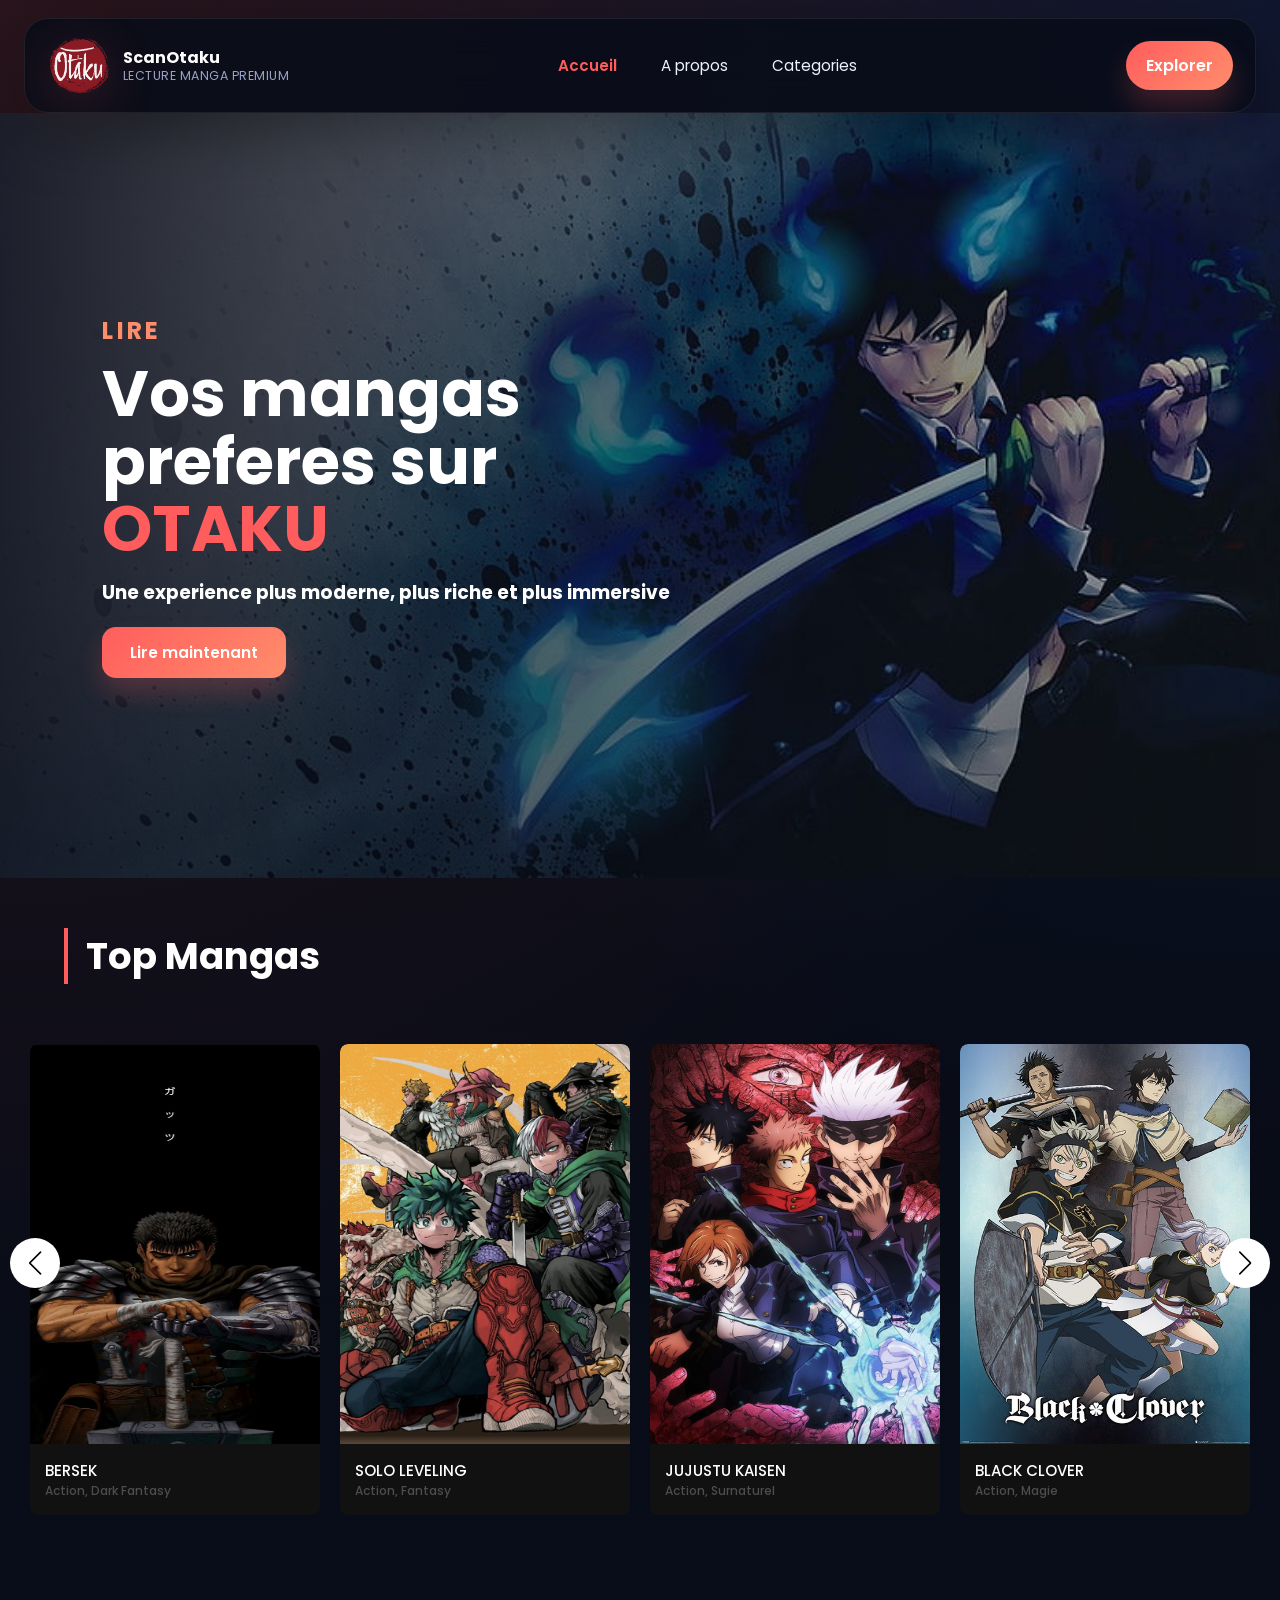
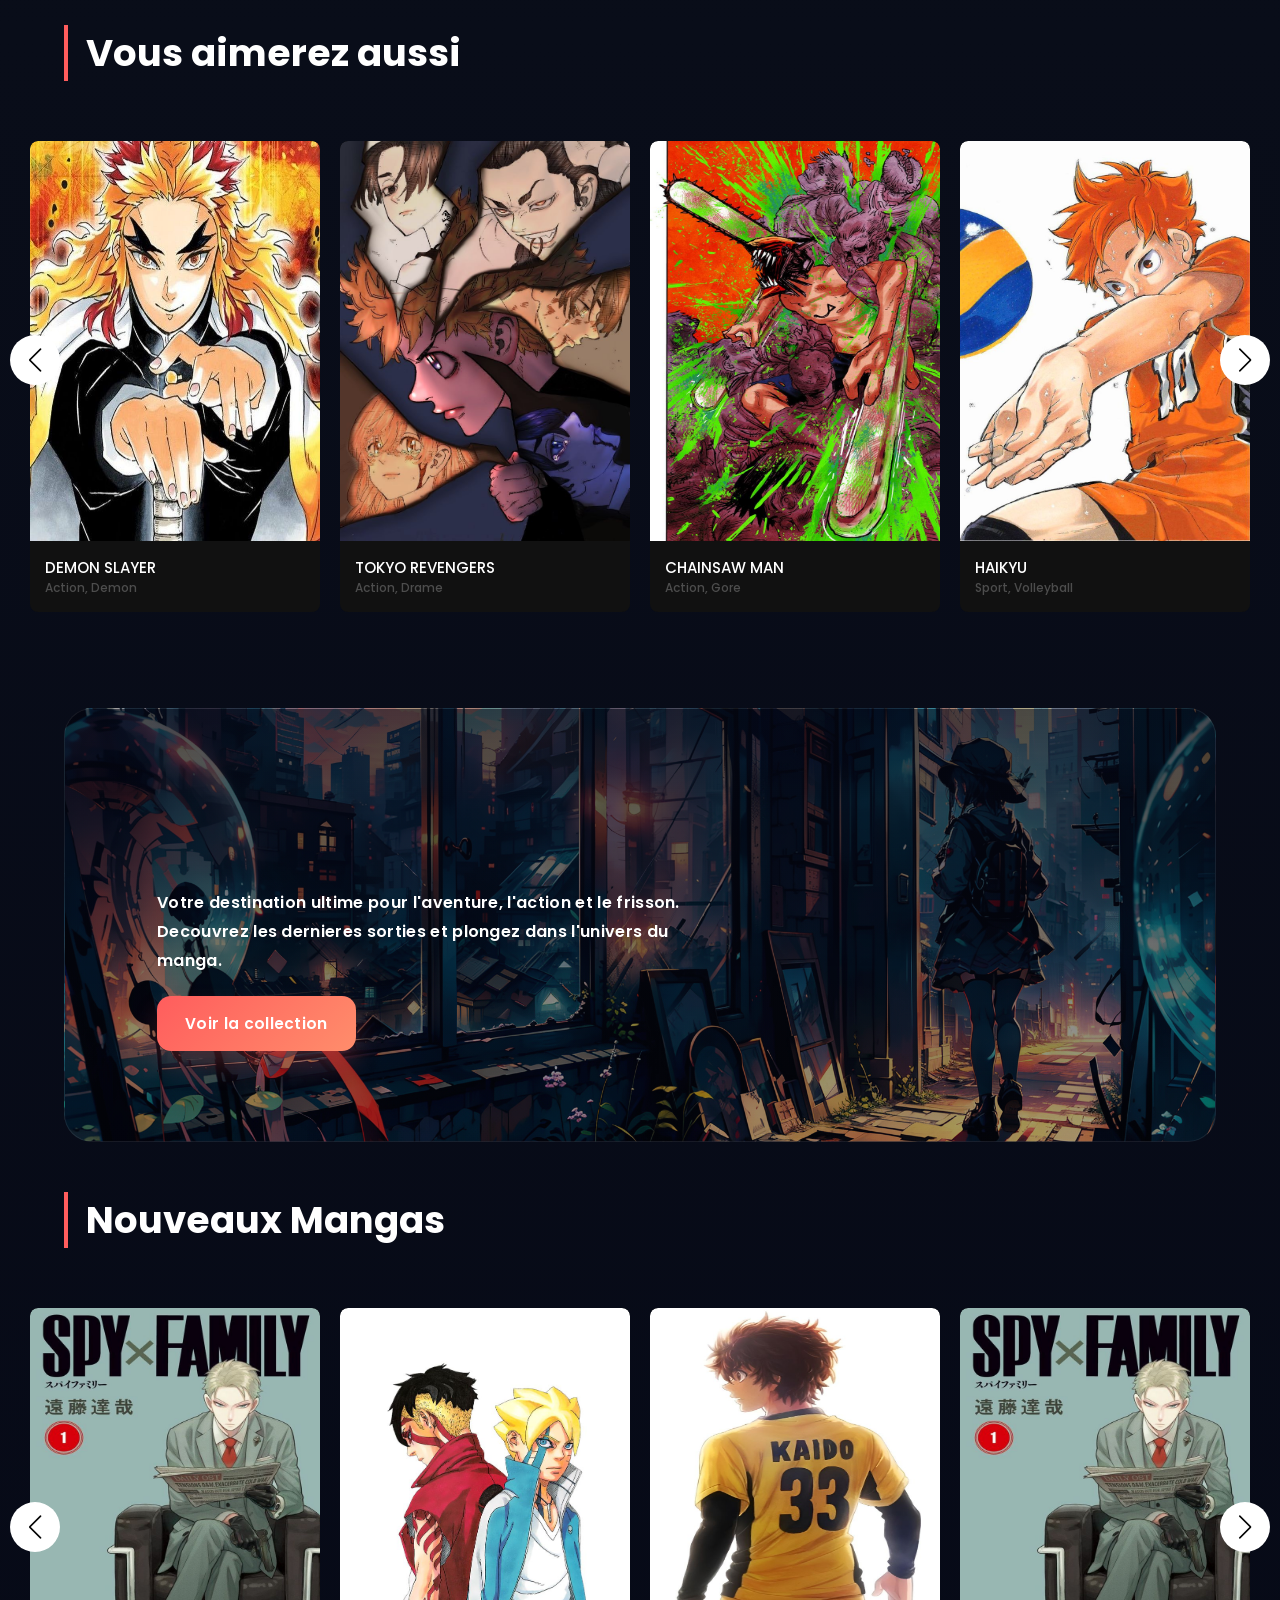
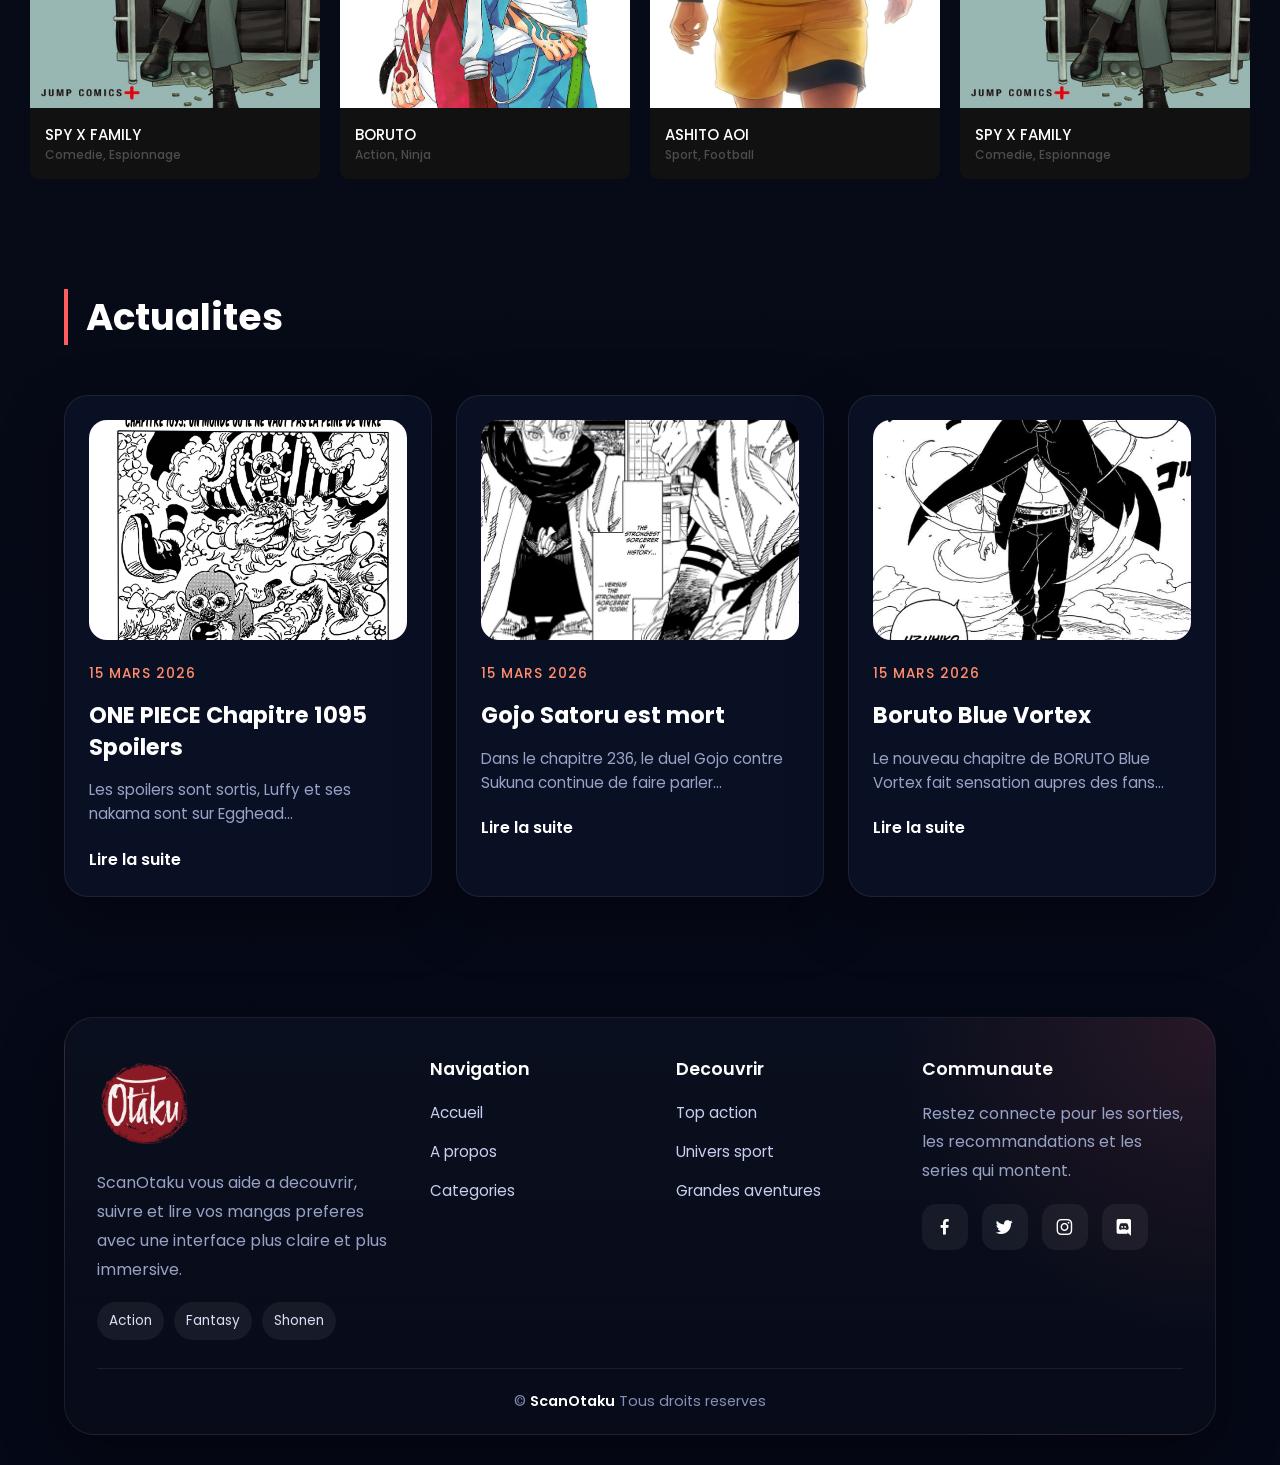
<file: index.html>
<!DOCTYPE html>
<html lang="fr">
<head>
    <meta charset="UTF-8">
    <link rel="preconnect" href="https://fonts.googleapis.com">
    <link rel="preconnect" href="https://fonts.gstatic.com" crossorigin>
    <link href="https://fonts.googleapis.com/css2?family=Montserrat:ital,wght@0,300;0,400;0,500;0,600;1,800&family=Poppins:ital,wght@0,300;1,600&display=swap" rel="stylesheet">
    <meta name="viewport" content="width=device-width, initial-scale=1.0">
    <link rel="stylesheet" href="style.css">
    <link rel="stylesheet" href="https://unpkg.com/boxicons@2.1.4/css/boxicons.min.css">
    <link rel="stylesheet" href="css/swiper-bundle.min.css">
    <link rel="stylesheet" href="css/style.css">
    <title>ScanOtaku</title>
</head>
<body>
    <header>
        <nav>
            <a href="index.html" class="brand">
                <div class="logo"><img src="image/img/png-transparent-otaku-otaku-logo-anime-beach-vapor-lg-text-manga-cartoon-removebg-preview.png" alt="ScanOtaku"></div>
                <div class="brand-copy">
                    <strong>ScanOtaku</strong>
                    <span>Lecture manga premium</span>
                </div>
            </a>
            <div class="menu-toggle" onclick="toggleMenu()"><i class='bx bx-menu'></i></div>
            <div class="navbar">
                <ul>
                    <li><a href="index.html" class="active">Accueil</a></li>
                    <li><a href="about.html">A propos</a></li>
                    <li><a href="categorie.html">Categories</a>
                        <ul class="dropdown">
                            <li><a href="categorie.html#action">Action</a></li>
                            <li><a href="categorie.html#sport">Sport</a></li>
                            <li><a href="categorie.html#aventure">Aventure</a></li>
                        </ul>
                    </li>
                </ul>
            </div>
            <a href="categorie.html" class="nav-cta">Explorer</a>
        </nav>
    </header>

    <section class="home" id="home">
        <div class="home-text">
            <h2>Lire</h2>
            <h1>Vos mangas preferes sur <span>OTAKU</span></h1>
            <h3>Une experience plus moderne, plus riche et plus immersive</h3>
            <a href="categorie.html" class="btn">Lire maintenant</a>
        </div>
    </section>

    <div class="text-top"><h2>Top Mangas</h2></div>
    <section class="top-manga">
        <div class="container swiper">
            <div class="slide-container">
              <div class="card-wrapper swiper-wrapper">
                <div class="card swiper-slide">
                  <a href="detail.html?title=BERSEK&img=images/top%20manga/45a3222a-cad6-4c86-a3e8-ad057133c575.jpeg&author=Kentaro%20Miura&cat=Action,%20Seinen&rating=4.9&desc=Guts%20cherche%20vengeance%20dans%20un%20monde%20de%20dark%20fantasy%20impitoyable.">
                    <div class="image-box">
                      <img src="images/top manga/45a3222a-cad6-4c86-a3e8-ad057133c575.jpeg" alt="Bersek" />
                    </div>
                    <div class="profile-details">
                      <div class="name-job">
                        <h3 class="name">BERSEK</h3>
                        <h4 class="job">Action, Dark Fantasy</h4>
                      </div>
                    </div>
                  </a>
                </div>
                <div class="card swiper-slide">
                  <a href="detail.html?title=SOLO%20LEVELING&img=images/top%20manga/fac13c29-80b3-4541-87a2-ecd03db05f73.jpeg&author=Chugong&cat=Action,%20Fantasy&rating=4.9&desc=Le%20plus%20faible%20chasseur%20de%20l'humanite%20decouvre%20un%20systeme%20mysterieux%20qui%20lui%20permet%20de%20monter%20en%20niveau%20sans%20limite.">
                    <div class="image-box">
                      <img src="images/top manga/fac13c29-80b3-4541-87a2-ecd03db05f73.jpeg" alt="Solo Leveling" />
                    </div>
                    <div class="profile-details">
                      <div class="name-job">
                        <h3 class="name">SOLO LEVELING</h3>
                        <h4 class="job">Action, Fantasy</h4>
                      </div>
                    </div>
                  </a>
                </div>
                <div class="card swiper-slide">
                  <a href="detail.html?title=JUJUSTU%20KAISEN&img=images/top%20manga/aadf179d-0feb-40df-bc74-44448f81b225.jpeg&author=Gege%20Akutami&cat=Action,%20Surnaturel&rating=4.8&desc=Un%20lyceen%20avale%20un%20doigt%20maudit%20et%20devient%20l'hote%20d'un%20fleau%20puissant.">
                    <div class="image-box">
                      <img src="images/top manga/aadf179d-0feb-40df-bc74-44448f81b225.jpeg" alt="Jujutsu Kaisen" />
                    </div>
                    <div class="profile-details">
                      <div class="name-job">
                        <h3 class="name">JUJUSTU KAISEN</h3>
                        <h4 class="job">Action, Surnaturel</h4>
                      </div>
                    </div>
                  </a>
                </div>
                <div class="card swiper-slide">
                  <a href="detail.html?title=BLACK%20CLOVER&img=images/you%20like%20this%20also/Black%20Clover%20Magic%20Poster%2061x91_5cm.jpeg&author=Yuki%20Tabata&cat=Action,%20Magie&rating=4.7&desc=Asta,%20un%20jeune%20sans%20magie%20dans%20un%20monde%20ou%20elle%20est%20tout,%20reve%20de%20devenir%20l'Empereur-Mage.">
                    <div class="image-box">
                      <img src="images/you like this also/Black Clover Magic Poster 61x91_5cm.jpeg" alt="Black Clover" />
                    </div>
                    <div class="profile-details">
                      <div class="name-job">
                        <h3 class="name">BLACK CLOVER</h3>
                        <h4 class="job">Action, Magie</h4>
                      </div>
                    </div>
                  </a>
                </div>
                <div class="card swiper-slide">
                  <a href="detail.html?title=ONE%20PIECE&img=images/top%20manga/5813e3e1-43fe-43a0-ada2-8563aa69df7c.jpeg&author=Eiichiro%20Oda&cat=Action,%20Aventure&rating=5.0&desc=Luffy%20et%20son%20equipage%20partent%20en%20quete%20du%20tresor%20ultime,%20le%20One%20Piece.">
                    <div class="image-box">
                      <img src="images/top manga/5813e3e1-43fe-43a0-ada2-8563aa69df7c.jpeg" alt="One Piece" />
                    </div>
                    <div class="profile-details">
                      <div class="name-job">
                        <h3 class="name">ONE PIECE</h3>
                        <h4 class="job">Action, Aventure</h4>
                      </div>
                    </div>
                  </a>
                </div>
                <div class="card swiper-slide">
                  <a href="detail.html?title=BLUE%20LOCK&img=images/top%20manga/Blue%20Lock%20-%20vol%206.jpeg&author=Muneyuki%20Kaneshiro&cat=Sport,%20Football&rating=4.8&desc=300%20attaquants%20lyceens%20sont%20reunis%20dans%20un%20centre%20de%20formation%20pour%20creer%20le%20meilleur%20buteur%20du%20monde.">
                    <div class="image-box">
                      <img src="images/top manga/Blue Lock - vol 6.jpeg" alt="Blue Lock" />
                    </div>
                    <div class="profile-details">
                      <div class="name-job">
                        <h3 class="name">BLUE LOCK</h3>
                        <h4 class="job">Sport, Football</h4>
                      </div>
                    </div>
                  </a>
                </div>
              </div>
            </div>
            <div class="swiper-button-next swiper-navBtn"></div>
            <div class="swiper-button-prev swiper-navBtn"></div>
            <div class="swiper-pagination"></div>
        </div>
    </section>

    <div class="text-top"><h2>Vous aimerez aussi</h2></div>
    <section class="top-manga">
        <div class="container swiper">
            <div class="slide-container">
              <div class="card-wrapper swiper-wrapper">
                <div class="card swiper-slide">
                  <a href="detail.html?title=DEMON%20SLAYER&img=images/you%20like%20this%20also/Kyojuro%20Rengoku.jpeg&author=Koyoharu%20Gotouge&cat=Action,%20Demon&rating=4.8&desc=Tanjiro%20se%20bat%20pour%20transformer%20sa%20soeur%20en%20humaine%20et%20venger%20sa%20famille.">
                    <div class="image-box">
                      <img src="images/you like this also/Kyojuro Rengoku.jpeg" alt="Demon Slayer" />
                    </div>
                    <div class="profile-details">
                      <div class="name-job">
                        <h3 class="name">DEMON SLAYER</h3>
                        <h4 class="job">Action, Demon</h4>
                      </div>
                    </div>
                  </a>
                </div>
                <div class="card swiper-slide">
                  <a href="detail.html?title=TOKYO%20REVENGERS&img=images/new%20arrivals/takemichi%20hanagaki.jpeg&author=Ken%20Wakui&cat=Action,%20Drame&rating=4.6&desc=Takemichi%20remonte%20le%20temps%20pour%20sauver%20son%20amie%20d'enfance%20du%20clan%20Tokyo%20Manji.">
                    <div class="image-box">
                      <img src="images/new arrivals/takemichi hanagaki.jpeg" alt="Tokyo Revengers" />
                    </div>
                    <div class="profile-details">
                      <div class="name-job">
                        <h3 class="name">TOKYO REVENGERS</h3>
                        <h4 class="job">Action, Drame</h4>
                      </div>
                    </div>
                  </a>
                </div>
                <div class="card swiper-slide">
                  <a href="detail.html?title=CHAINSAW%20MAN&img=images/you%20like%20this%20also/6686ffc7-d9b0-4fa2-8cec-6d6727ea1a23.jpeg&author=Tatsuki%20Fujimoto&cat=Action,%20Gore&rating=4.7&desc=Denji%20fusionne%20avec%20son%20chien-demon%20Pochita%20pour%20devenir%20un%20chasseur%20de%20demons%20impitoyable.">
                    <div class="image-box">
                      <img src="images/you like this also/6686ffc7-d9b0-4fa2-8cec-6d6727ea1a23.jpeg" alt="Chainsaw Man" />
                    </div>
                    <div class="profile-details">
                      <div class="name-job">
                        <h3 class="name">CHAINSAW MAN</h3>
                        <h4 class="job">Action, Gore</h4>
                      </div>
                    </div>
                  </a>
                </div>
                <div class="card swiper-slide">
                  <a href="detail.html?title=HAIKYU&img=images/you%20like%20this%20also/15c8d4d5-fabf-4b77-af4c-b58b8bef44dd.jpeg&author=Haruichi%20Furudate&cat=Sport,%20Volleyball&rating=4.9&desc=Une%20equipe%20de%20volleyball%20lyceenne%20visant%20le%20sommet%20malgre%20leur%20petite%20taille.">
                    <div class="image-box">
                      <img src="images/you like this also/15c8d4d5-fabf-4b77-af4c-b58b8bef44dd.jpeg" alt="Haikyu" />
                    </div>
                    <div class="profile-details">
                      <div class="name-job">
                        <h3 class="name">HAIKYU</h3>
                        <h4 class="job">Sport, Volleyball</h4>
                      </div>
                    </div>
                  </a>
                </div>
              </div>
            </div>
            <div class="swiper-button-next swiper-navBtn"></div>
            <div class="swiper-button-prev swiper-navBtn"></div>
            <div class="swiper-pagination"></div>
        </div>
    </section>

    <section class="annonce">
        <div class="text-annonce">
            <p>Votre destination ultime pour l'aventure, l'action et le frisson.</p>
            <p>Decouvrez les dernieres sorties et plongez dans l'univers du manga.</p>
            <p class="btn"><a href="categorie.html">Voir la collection</a></p>
        </div>
    </section>

    <div class="text-top"><h2>Nouveaux Mangas</h2></div>
    <section class="top-manga">
        <div class="container swiper">
            <div class="slide-container">
              <div class="card-wrapper swiper-wrapper">
                <div class="card swiper-slide">
                  <a href="detail.html?title=SPY%20X%20FAMILY&img=images/new%20arrivals/Recommended%20Manga%20to%20Read_%20SPY%20x%20FAMILY%20manga.jpeg&author=Tatsuya%20Endo&cat=Comedie,%20Espionnage&rating=4.8&desc=Un%20espion,%20une%20tueuse%20a%20gages%20et%20une%20telepathe%20forment%20une%20famille%20pour%20remplir%20une%20mission%20secrete.">
                    <div class="image-box">
                      <img src="images/new arrivals/Recommended Manga to Read_ SPY x FAMILY manga.jpeg" alt="Spy x Family" />
                    </div>
                    <div class="profile-details">
                      <div class="name-job">
                        <h3 class="name">SPY X FAMILY</h3>
                        <h4 class="job">Comedie, Espionnage</h4>
                      </div>
                    </div>
                  </a>
                </div>
                <div class="card swiper-slide">
                  <a href="detail.html?title=BORUTO&img=images/new%20arrivals/Boruto%20%26%20Kawaki%20[Clean_Transparent].jpeg&author=Masashi%20Kishimoto&cat=Action,%20Ninja&rating=4.5&desc=La%20nouvelle%20generation%20de%20ninjas%20affronte%20de%20nouvelles%20menaces%20technologiques%20et%20divines.">
                    <div class="image-box">
                      <img src="images/new arrivals/Boruto & Kawaki [Clean_Transparent].jpeg" alt="Boruto" />
                    </div>
                    <div class="profile-details">
                      <div class="name-job">
                        <h3 class="name">BORUTO</h3>
                        <h4 class="job">Action, Ninja</h4>
                      </div>
                    </div>
                  </a>
                </div>
                <div class="card swiper-slide">
                  <a href="detail.html?title=ASHITO%20AOI&img=images/new%20arrivals/Ashito%20Aoi.jpeg&author=Yugo%20Kobayashi&cat=Sport,%20Football&rating=4.7&desc=Un%20jeune%20joueur%20de%20football%20talentueux%20mais%20brut%20integre%20une%20academie%20de%20prestige.">
                    <div class="image-box">
                      <img src="images/new arrivals/Ashito Aoi.jpeg" alt="Ao Ashi" />
                    </div>
                    <div class="profile-details">
                      <div class="name-job">
                        <h3 class="name">ASHITO AOI</h3>
                        <h4 class="job">Sport, Football</h4>
                      </div>
                    </div>
                  </a>
                </div>
              </div>
            </div>
            <div class="swiper-button-next swiper-navBtn"></div>
            <div class="swiper-button-prev swiper-navBtn"></div>
            <div class="swiper-pagination"></div>
        </div>
    </section>

    <div class="text-top" id="news-section"><h2>Actualites</h2></div>
    <section class="blog-container">
      <div class="blog">
          <article class="text-blog">
              <img src="news/00.jpg" alt="Image 1">
              <span>15 Mars 2026</span>
              <h2>ONE PIECE Chapitre 1095 Spoilers</h2>
              <p>Les spoilers sont sortis, Luffy et ses nakama sont sur Egghead...</p>
              <a href="news.html?article=one-piece-1095">Lire la suite</a>
          </article>
          <article class="text-blog">
              <img src="news/people-who-think-gojo-vs-sukuna-is-not-the-best-fight-in-v0-w9rif0m2hofb1.webp" alt="Image 2">
              <span>15 Mars 2026</span>
              <h2>Gojo Satoru est mort</h2>
              <p>Dans le chapitre 236, le duel Gojo contre Sukuna continue de faire parler...</p>
              <a href="news.html?article=gojo-sukuna">Lire la suite</a>
          </article>
          <article class="text-blog">
              <img src="news/boruto-6.webp" alt="Image 3">
              <span>15 Mars 2026</span>
              <h2>Boruto Blue Vortex</h2>
              <p>Le nouveau chapitre de BORUTO Blue Vortex fait sensation aupres des fans...</p>
              <a href="news.html?article=boruto-blue-vortex">Lire la suite</a>
          </article>
      </div>
    </section>

    <footer class="footer">
        <div class="footer-content">
            <div class="footer-logo">
                <img src="image/img/png-transparent-otaku-otaku-logo-anime-beach-vapor-lg-text-manga-cartoon-removebg-preview.png" alt="Logo">
                <p>ScanOtaku vous aide a decouvrir, suivre et lire vos mangas preferes avec une interface plus claire et plus immersive.</p>
                <div class="footer-pills">
                    <span>Action</span>
                    <span>Fantasy</span>
                    <span>Shonen</span>
                </div>
            </div>
            <div class="footer-links">
                <h3>Navigation</h3>
                <ul>
                    <li><a href="index.html">Accueil</a></li>
                    <li><a href="about.html">A propos</a></li>
                    <li><a href="categorie.html">Categories</a></li>
                </ul>
            </div>
            <div class="footer-links">
                <h3>Decouvrir</h3>
                <ul>
                    <li><a href="categorie.html#action">Top action</a></li>
                    <li><a href="categorie.html#sport">Univers sport</a></li>
                    <li><a href="categorie.html#aventure">Grandes aventures</a></li>
                </ul>
            </div>
            <div class="footer-social">
                <h3>Communaute</h3>
                <p>Restez connecte pour les sorties, les recommandations et les series qui montent.</p>
                <div class="social-icons">
                    <a href="#"><i class='bx bxl-facebook'></i></a>
                    <a href="#"><i class='bx bxl-twitter'></i></a>
                    <a href="#"><i class='bx bxl-instagram'></i></a>
                    <a href="#"><i class='bx bxl-discord'></i></a>
                </div>
            </div>
        </div>
        <div class="copyright">&copy; <span>ScanOtaku</span> Tous droits reserves</div>
    </footer>

    <script src="js/swiper-bundle.min.js"></script>
    <script src="js/script.js"></script>
    <script>
      function toggleMenu() {
          var navbar = document.querySelector('.navbar');
          navbar.classList.toggle('active');
      }
    </script>
</body>
</html>
</file>
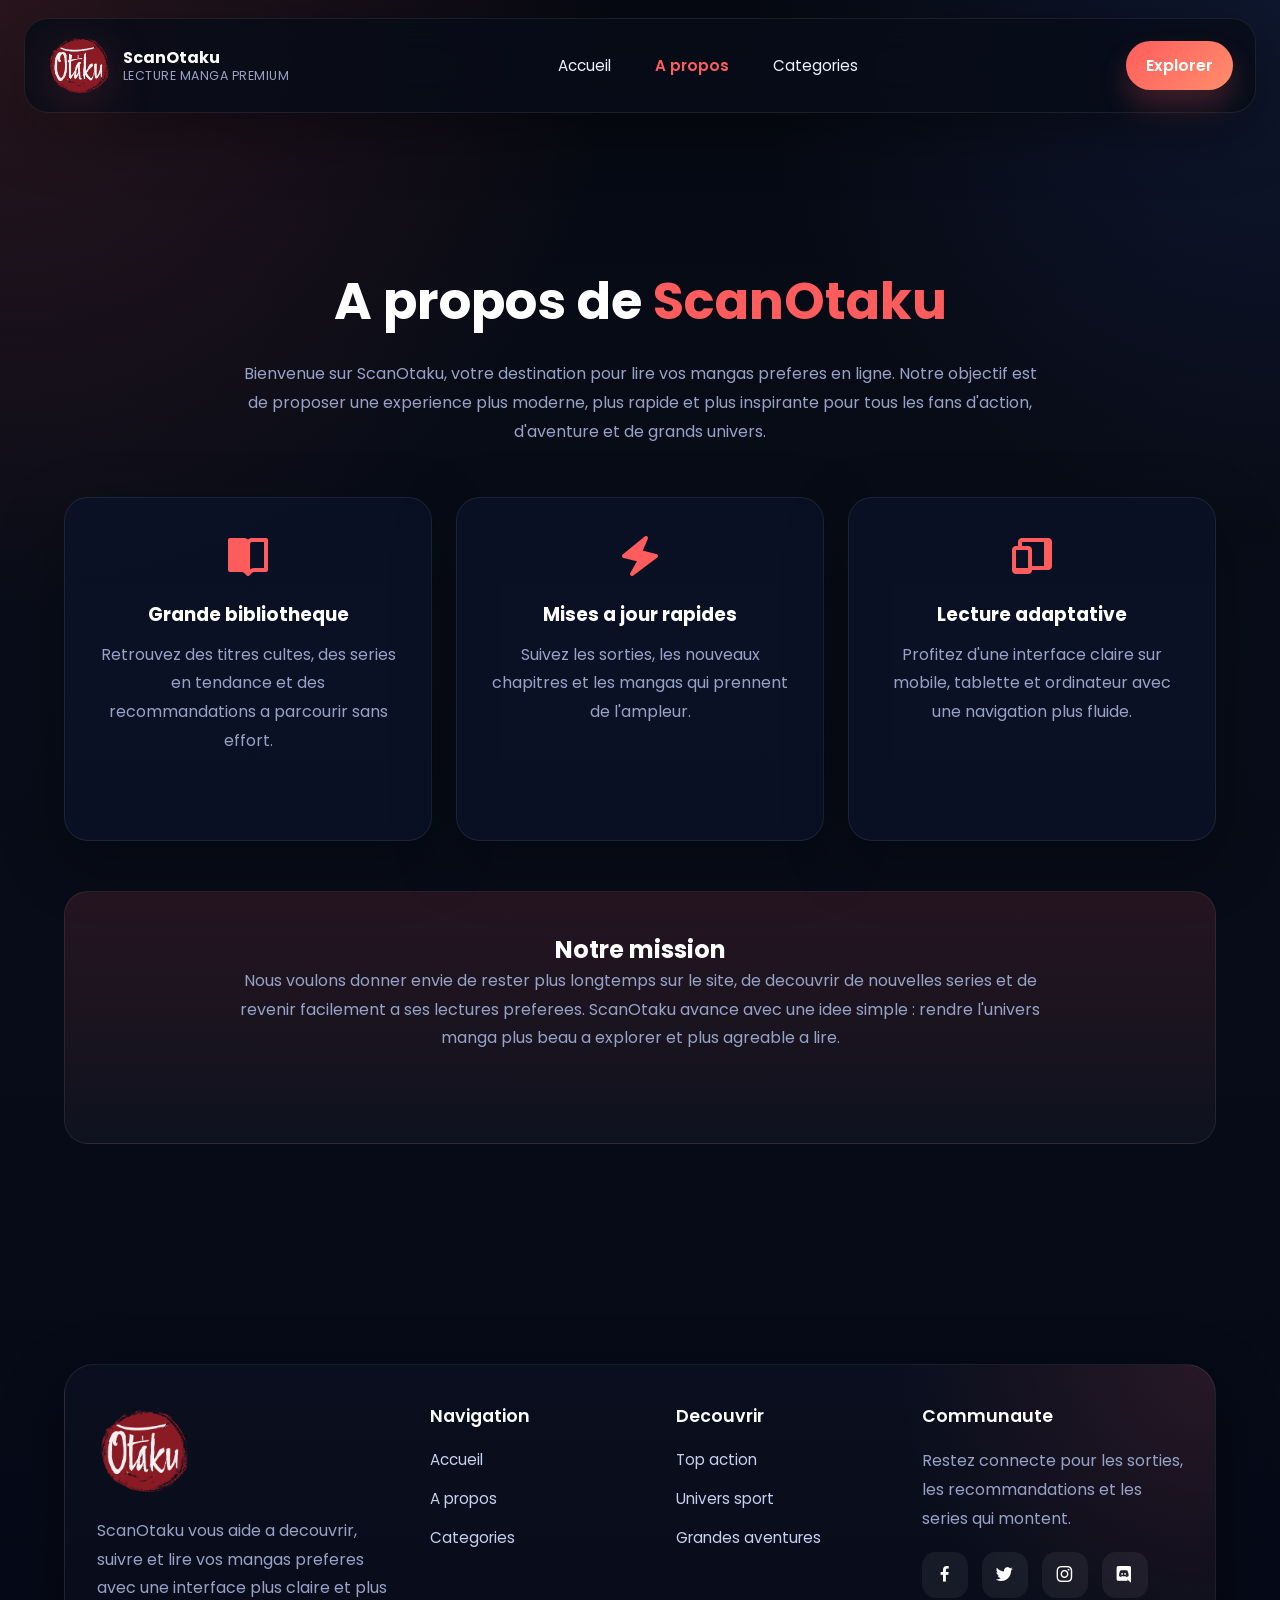
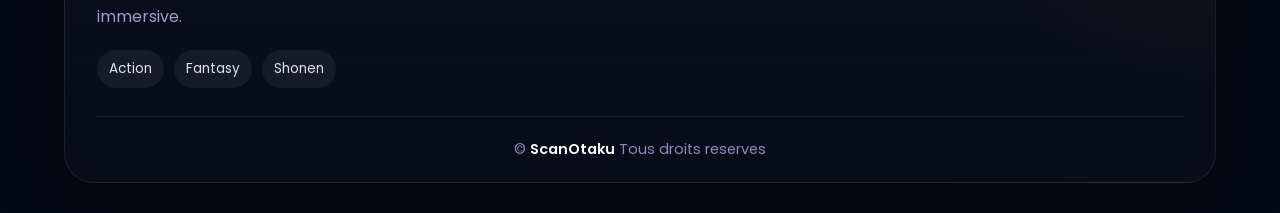
<file: about.html>
<!DOCTYPE html>
<html lang="fr">
<head>
    <meta charset="UTF-8">
    <link rel="preconnect" href="https://fonts.googleapis.com">
    <link rel="preconnect" href="https://fonts.gstatic.com" crossorigin>
    <link href="https://fonts.googleapis.com/css2?family=Montserrat:ital,wght@0,300;0,400;0,500;0,600;1,800&family=Poppins:ital,wght@0,300;1,600&display=swap" rel="stylesheet">
    <meta name="viewport" content="width=device-width, initial-scale=1.0">
    <link rel="stylesheet" href="style.css">
    <link rel="stylesheet" href="https://unpkg.com/boxicons@2.1.4/css/boxicons.min.css">
    <link rel="stylesheet" href="css/style.css">
    <title>A propos de nous - ScanOtaku</title>
</head>
<body>
    <header>
        <nav>
            <a href="index.html" class="brand">
                <div class="logo"><img src="image/img/png-transparent-otaku-otaku-logo-anime-beach-vapor-lg-text-manga-cartoon-removebg-preview.png" alt="ScanOtaku"></div>
                <div class="brand-copy">
                    <strong>ScanOtaku</strong>
                    <span>Lecture manga premium</span>
                </div>
            </a>
            <div class="menu-toggle" onclick="toggleMenu()"><i class='bx bx-menu'></i></div>
            <div class="navbar">
                <ul>
                    <li><a href="index.html">Accueil</a></li>
                    <li><a href="about.html" class="active">A propos</a></li>
                    <li><a href="categorie.html">Categories</a>
                        <ul class="dropdown">
                            <li><a href="categorie.html#action">Action</a></li>
                            <li><a href="categorie.html#sport">Sport</a></li>
                            <li><a href="categorie.html#aventure">Aventure</a></li>
                        </ul>
                    </li>
                </ul>
            </div>
            <a href="categorie.html" class="nav-cta">Explorer</a>
        </nav>
    </header>

    <section class="about-section">
        <div class="container">
            <h1>A propos de <span>ScanOtaku</span></h1>
            <p>Bienvenue sur ScanOtaku, votre destination pour lire vos mangas preferes en ligne. Notre objectif est de proposer une experience plus moderne, plus rapide et plus inspirante pour tous les fans d'action, d'aventure et de grands univers.</p>

            <div class="about-grid">
                <div class="about-card">
                    <i class='bx bxs-book-open'></i>
                    <h3>Grande bibliotheque</h3>
                    <p>Retrouvez des titres cultes, des series en tendance et des recommandations a parcourir sans effort.</p>
                </div>
                <div class="about-card">
                    <i class='bx bxs-zap'></i>
                    <h3>Mises a jour rapides</h3>
                    <p>Suivez les sorties, les nouveaux chapitres et les mangas qui prennent de l'ampleur.</p>
                </div>
                <div class="about-card">
                    <i class='bx bxs-devices'></i>
                    <h3>Lecture adaptative</h3>
                    <p>Profitez d'une interface claire sur mobile, tablette et ordinateur avec une navigation plus fluide.</p>
                </div>
            </div>

            <div class="mission">
                <h2>Notre mission</h2>
                <p>Nous voulons donner envie de rester plus longtemps sur le site, de decouvrir de nouvelles series et de revenir facilement a ses lectures preferees. ScanOtaku avance avec une idee simple : rendre l'univers manga plus beau a explorer et plus agreable a lire.</p>
            </div>
        </div>
    </section>

    <footer class="footer">
        <div class="footer-content">
            <div class="footer-logo">
                <img src="image/img/png-transparent-otaku-otaku-logo-anime-beach-vapor-lg-text-manga-cartoon-removebg-preview.png" alt="Logo">
                <p>ScanOtaku vous aide a decouvrir, suivre et lire vos mangas preferes avec une interface plus claire et plus immersive.</p>
                <div class="footer-pills">
                    <span>Action</span>
                    <span>Fantasy</span>
                    <span>Shonen</span>
                </div>
            </div>
            <div class="footer-links">
                <h3>Navigation</h3>
                <ul>
                    <li><a href="index.html">Accueil</a></li>
                    <li><a href="about.html">A propos</a></li>
                    <li><a href="categorie.html">Categories</a></li>
                </ul>
            </div>
            <div class="footer-links">
                <h3>Decouvrir</h3>
                <ul>
                    <li><a href="categorie.html#action">Top action</a></li>
                    <li><a href="categorie.html#sport">Univers sport</a></li>
                    <li><a href="categorie.html#aventure">Grandes aventures</a></li>
                </ul>
            </div>
            <div class="footer-social">
                <h3>Communaute</h3>
                <p>Restez connecte pour les sorties, les recommandations et les series qui montent.</p>
                <div class="social-icons">
                    <a href="#"><i class='bx bxl-facebook'></i></a>
                    <a href="#"><i class='bx bxl-twitter'></i></a>
                    <a href="#"><i class='bx bxl-instagram'></i></a>
                    <a href="#"><i class='bx bxl-discord'></i></a>
                </div>
            </div>
        </div>
        <div class="copyright">&copy; <span>ScanOtaku</span> Tous droits reserves</div>
    </footer>

    <script>
        function toggleMenu() {
            var navbar = document.querySelector('.navbar');
            navbar.classList.toggle('active');
        }
    </script>
</body>
</html>
</file>
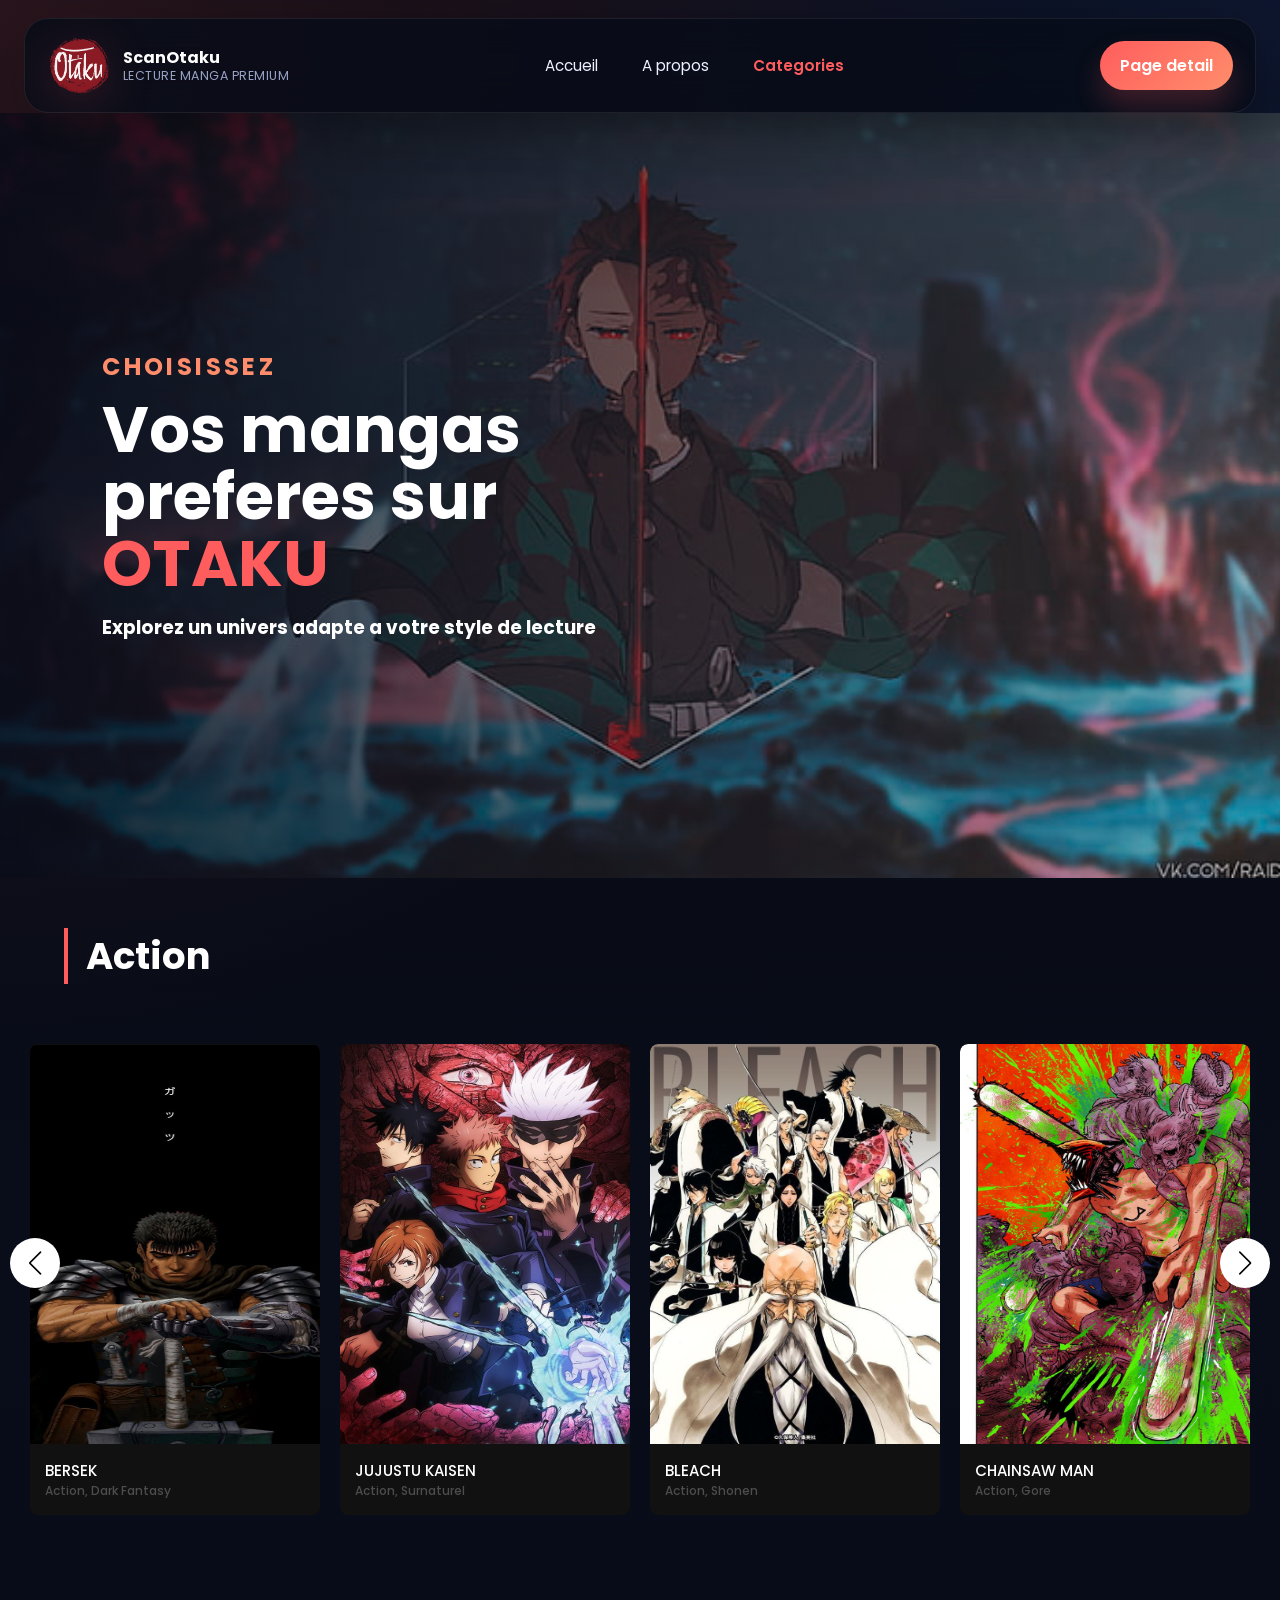
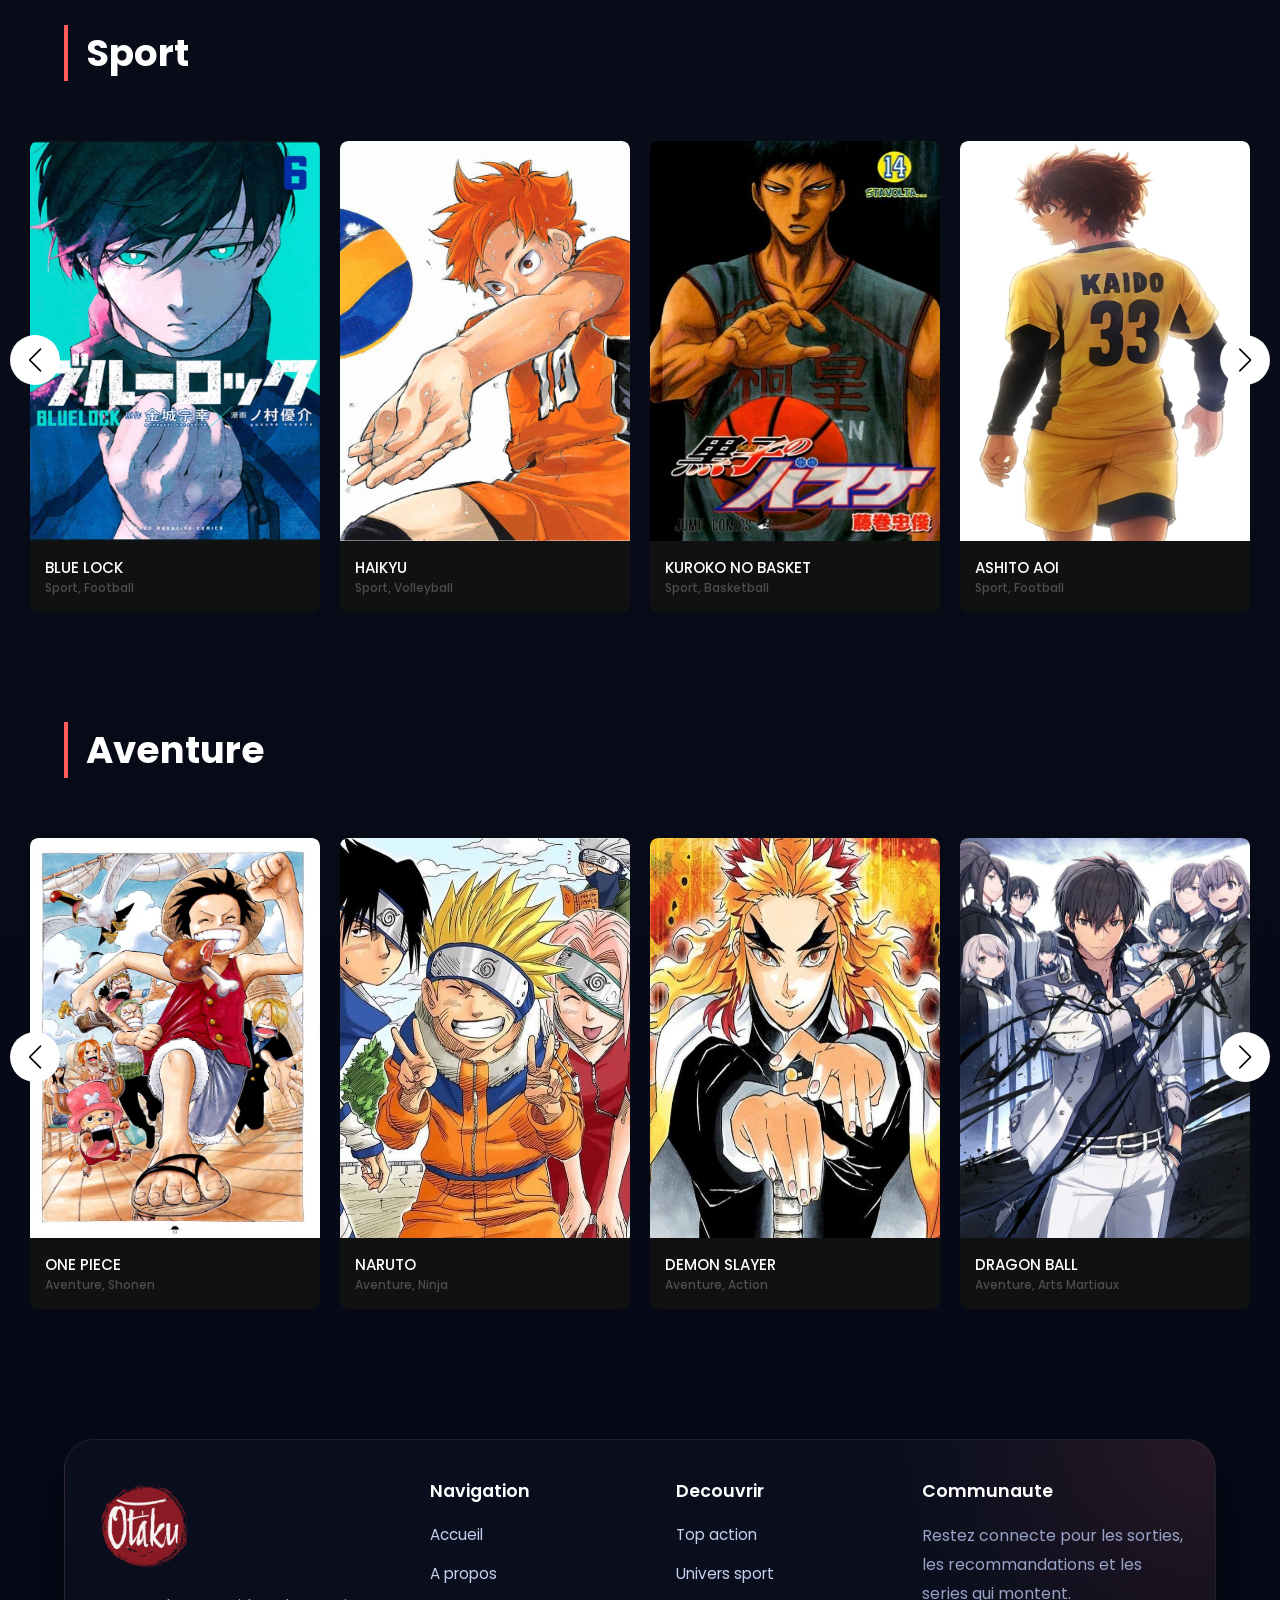
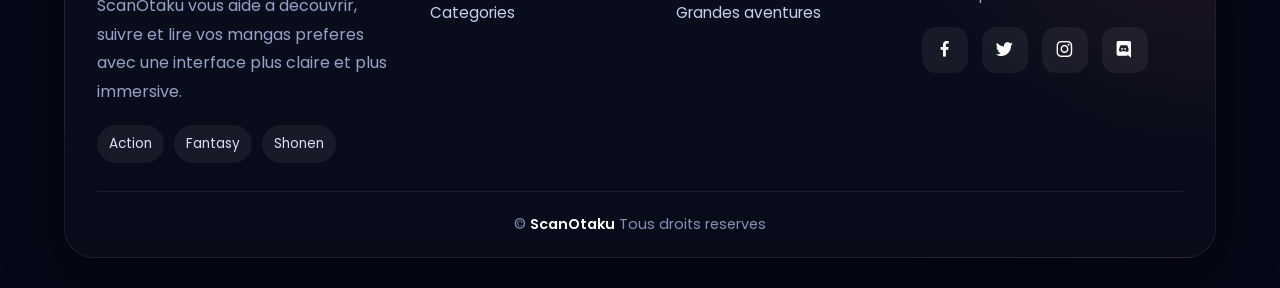
<file: categorie.html>
<!DOCTYPE html>
<html lang="fr">
<head>
    <meta charset="UTF-8">
    <link rel="preconnect" href="https://fonts.googleapis.com">
    <link rel="preconnect" href="https://fonts.gstatic.com" crossorigin>
    <link href="https://fonts.googleapis.com/css2?family=Montserrat:ital,wght@0,300;0,400;0,500;0,600;1,800&family=Poppins:ital,wght@0,300;1,600&display=swap" rel="stylesheet">
    <meta name="viewport" content="width=device-width, initial-scale=1.0">
    <link rel="stylesheet" href="style.css">
    <link rel="stylesheet" href="https://unpkg.com/boxicons@2.1.4/css/boxicons.min.css">
    <link rel="stylesheet" href="css/swiper-bundle.min.css">
    <link rel="stylesheet" href="css/style.css">
    <title>Categories - ScanOtaku</title>
</head>
<body>
    <header>
        <nav>
            <a href="index.html" class="brand">
                <div class="logo"><img src="image/img/png-transparent-otaku-otaku-logo-anime-beach-vapor-lg-text-manga-cartoon-removebg-preview.png" alt="ScanOtaku"></div>
                <div class="brand-copy">
                    <strong>ScanOtaku</strong>
                    <span>Lecture manga premium</span>
                </div>
            </a>
            <div class="menu-toggle" onclick="toggleMenu()"><i class='bx bx-menu'></i></div>
            <div class="navbar">
                <ul>
                    <li><a href="index.html">Accueil</a></li>
                    <li><a href="about.html">A propos</a></li>
                    <li><a href="categorie.html" class="active">Categories</a>
                        <ul class="dropdown">
                            <li><a href="#action">Action</a></li>
                            <li><a href="#sport">Sport</a></li>
                            <li><a href="#aventure">Aventure</a></li>
                        </ul>
                    </li>
                </ul>
            </div>
            <a href="detail.html" class="nav-cta">Page detail</a>
        </nav>
    </header>

    <section class="hom" id="home">
        <div class="home-text">
            <h2>Choisissez</h2>
            <h1>Vos mangas preferes sur <span>OTAKU</span></h1>
            <h3>Explorez un univers adapte a votre style de lecture</h3>
        </div>
    </section>

    <div class="text-top" id="action"><h2>Action</h2></div>
    <section class="top-manga">
        <div class="container swiper">
            <div class="slide-container">
                <div class="card-wrapper swiper-wrapper">
                    <div class="card swiper-slide">
                        <a href="detail.html?title=BERSEK&img=images/top%20manga/45a3222a-cad6-4c86-a3e8-ad057133c575.jpeg&author=Kentaro%20Miura&cat=Action,%20Seinen&rating=4.9&desc=Guts%20cherche%20vengeance%20dans%20un%20monde%20de%20dark%20fantasy%20impitoyable.">
                            <div class="image-box">
                                <img src="images/top manga/45a3222a-cad6-4c86-a3e8-ad057133c575.jpeg" alt="Bersek">
                            </div>
                            <div class="profile-details">
                                <div class="name-job">
                                    <h3 class="name">BERSEK</h3>
                                    <h4 class="job">Action, Dark Fantasy</h4>
                                </div>
                            </div>
                        </a>
                    </div>
                    <div class="card swiper-slide">
                        <a href="detail.html?title=JUJUSTU%20KAISEN&img=images/top%20manga/aadf179d-0feb-40df-bc74-44448f81b225.jpeg&author=Gege%20Akutami&cat=Action,%20Surnaturel&rating=4.8&desc=Un%20lyceen%20avale%20un%20doigt%20maudit%20et%20devient%20l'hote%20d'un%20fleau%20puissant.">
                            <div class="image-box">
                                <img src="images/top manga/aadf179d-0feb-40df-bc74-44448f81b225.jpeg" alt="Jujutsu Kaisen">
                            </div>
                            <div class="profile-details">
                                <div class="name-job">
                                    <h3 class="name">JUJUSTU KAISEN</h3>
                                    <h4 class="job">Action, Surnaturel</h4>
                                </div>
                            </div>
                        </a>
                    </div>
                    <div class="card swiper-slide">
                        <a href="detail.html?title=BLEACH&img=images/top%20manga/Gotei%2013%20Soul%20Society.jpeg&author=Tite%20Kubo&cat=Action,%20Shonen&rating=4.7&desc=Ichigo%20Kurosaki%20devient%20un%20Shinigami%20remplacant%20et%20protege%20le%20monde%20humain%20des%20Hollows.">
                            <div class="image-box">
                                <img src="images/top manga/Gotei 13 Soul Society.jpeg" alt="Bleach">
                            </div>
                            <div class="profile-details">
                                <div class="name-job">
                                    <h3 class="name">BLEACH</h3>
                                    <h4 class="job">Action, Shonen</h4>
                                </div>
                            </div>
                        </a>
                    </div>
                    <div class="card swiper-slide">
                        <a href="detail.html?title=CHAINSAW%20MAN&img=images/you%20like%20this%20also/6686ffc7-d9b0-4fa2-8cec-6d6727ea1a23.jpeg&author=Tatsuki%20Fujimoto&cat=Action,%20Gore&rating=4.7&desc=Denji%20devient%20un%20chasseur%20de%20demons%20apres%20avoir%20fusionne%20avec%20son%20chien%20Pochita.">
                            <div class="image-box">
                                <img src="images/you like this also/6686ffc7-d9b0-4fa2-8cec-6d6727ea1a23.jpeg" alt="Chainsaw Man">
                            </div>
                            <div class="profile-details">
                                <div class="name-job">
                                    <h3 class="name">CHAINSAW MAN</h3>
                                    <h4 class="job">Action, Gore</h4>
                                </div>
                            </div>
                        </a>
                    </div>
                </div>
            </div>
            <div class="swiper-button-next swiper-navBtn"></div>
            <div class="swiper-button-prev swiper-navBtn"></div>
            <div class="swiper-pagination"></div>
        </div>
    </section>

    <div class="text-top" id="sport"><h2>Sport</h2></div>
    <section class="top-manga">
        <div class="container swiper">
            <div class="slide-container">
                <div class="card-wrapper swiper-wrapper">
                    <div class="card swiper-slide">
                        <a href="detail.html?title=BLUE%20LOCK&img=images/top%20manga/Blue%20Lock%20-%20vol%206.jpeg&author=Muneyuki%20Kaneshiro&cat=Sport,%20Football&rating=4.8&desc=300%20attaquants%20lyceens%20sont%20reunis%20pour%20creer%20le%20meilleur%20buteur%20du%20monde.">
                            <div class="image-box">
                                <img src="images/top manga/Blue Lock - vol 6.jpeg" alt="Blue Lock">
                            </div>
                            <div class="profile-details">
                                <div class="name-job">
                                    <h3 class="name">BLUE LOCK</h3>
                                    <h4 class="job">Sport, Football</h4>
                                </div>
                            </div>
                        </a>
                    </div>
                    <div class="card swiper-slide">
                        <a href="detail.html?title=HAIKYU&img=images/you%20like%20this%20also/15c8d4d5-fabf-4b77-af4c-b58b8bef44dd.jpeg&author=Haruichi%20Furudate&cat=Sport,%20Volleyball&rating=4.9&desc=Une%20equipe%20de%20volleyball%20lyceenne%20visant%20le%20sommet.">
                            <div class="image-box">
                                <img src="images/you like this also/15c8d4d5-fabf-4b77-af4c-b58b8bef44dd.jpeg" alt="Haikyu">
                            </div>
                            <div class="profile-details">
                                <div class="name-job">
                                    <h3 class="name">HAIKYU</h3>
                                    <h4 class="job">Sport, Volleyball</h4>
                                </div>
                            </div>
                        </a>
                    </div>
                    <div class="card swiper-slide">
                        <a href="detail.html?title=KUROKO%20NO%20BASKET&img=images/you%20like%20this%20also/6d960575-e6d5-47e1-a5c5-26be51c4babc.jpeg&author=Tadatoshi%20Fujimaki&cat=Sport,%20Basketball&rating=4.8&desc=La%20Generation%20Miracle%20affronte%20un%20nouveau%20duo%20de%20choc.">
                            <div class="image-box">
                                <img src="images/you like this also/6d960575-e6d5-47e1-a5c5-26be51c4babc.jpeg" alt="Kuroko no Basket">
                            </div>
                            <div class="profile-details">
                                <div class="name-job">
                                    <h3 class="name">KUROKO NO BASKET</h3>
                                    <h4 class="job">Sport, Basketball</h4>
                                </div>
                            </div>
                        </a>
                    </div>
                    <div class="card swiper-slide">
                        <a href="detail.html?title=ASHITO%20AOI&img=images/new%20arrivals/Ashito%20Aoi.jpeg&author=Yugo%20Kobayashi&cat=Sport,%20Football&rating=4.7&desc=Un%20jeune%20joueur%20de%20football%20talentueux%20mais%20brut%20integre%20une%20academie%20de%20prestige.">
                            <div class="image-box">
                                <img src="images/new arrivals/Ashito Aoi.jpeg" alt="Ao Ashi">
                            </div>
                            <div class="profile-details">
                                <div class="name-job">
                                    <h3 class="name">ASHITO AOI</h3>
                                    <h4 class="job">Sport, Football</h4>
                                </div>
                            </div>
                        </a>
                    </div>
                </div>
            </div>
            <div class="swiper-button-next swiper-navBtn"></div>
            <div class="swiper-button-prev swiper-navBtn"></div>
            <div class="swiper-pagination"></div>
        </div>
    </section>

    <div class="text-top" id="aventure"><h2>Aventure</h2></div>
    <section class="top-manga">
        <div class="container swiper">
            <div class="slide-container">
                <div class="card-wrapper swiper-wrapper">
                    <div class="card swiper-slide">
                        <a href="detail.html?title=ONE%20PIECE&img=images/top%20manga/5813e3e1-43fe-43a0-ada2-8563aa69df7c.jpeg&author=Eiichiro%20Oda&cat=Aventure,%20Shonen&rating=5.0&desc=Luffy%20veut%20devenir%20le%20Roi%20des%20Pirates.">
                            <div class="image-box">
                                <img src="images/top manga/5813e3e1-43fe-43a0-ada2-8563aa69df7c.jpeg" alt="One Piece">
                            </div>
                            <div class="profile-details">
                                <div class="name-job">
                                    <h3 class="name">ONE PIECE</h3>
                                    <h4 class="job">Aventure, Shonen</h4>
                                </div>
                            </div>
                        </a>
                    </div>
                    <div class="card swiper-slide">
                        <a href="detail.html?title=NARUTO&img=images/top%20manga/Just%20love%20this!!!!!!.jpeg&author=Masashi%20Kishimoto&cat=Aventure,%20Ninja&rating=4.9&desc=Le%20reve%20d'un%20jeune%20ninja%20de%20devenir%20Hokage.">
                            <div class="image-box">
                                <img src="images/top manga/Just love this!!!!!!.jpeg" alt="Naruto">
                            </div>
                            <div class="profile-details">
                                <div class="name-job">
                                    <h3 class="name">NARUTO</h3>
                                    <h4 class="job">Aventure, Ninja</h4>
                                </div>
                            </div>
                        </a>
                    </div>
                    <div class="card swiper-slide">
                        <a href="detail.html?title=DEMON%20SLAYER&img=images/you%20like%20this%20also/Kyojuro%20Rengoku.jpeg&author=Koyoharu%20Gotouge&cat=Aventure,%20Action&rating=4.8&desc=Tanjiro%20devient%20chasseur%20de%20demons.">
                            <div class="image-box">
                                <img src="images/you like this also/Kyojuro Rengoku.jpeg" alt="Demon Slayer">
                            </div>
                            <div class="profile-details">
                                <div class="name-job">
                                    <h3 class="name">DEMON SLAYER</h3>
                                    <h4 class="job">Aventure, Action</h4>
                                </div>
                            </div>
                        </a>
                    </div>
                    <div class="card swiper-slide">
                        <a href="detail.html?title=DRAGON%20BALL&img=images/you%20like%20this%20also/1.jpg&author=Akira%20Toriyama&cat=Aventure,%20Arts%20Martiaux&rating=5.0&desc=Les%20aventures%20de%20Goku%20pour%20proteger%20la%20Terre%20avec%20les%20Dragon%20Balls.">
                            <div class="image-box">
                                <img src="images/you like this also/1.jpg" alt="Dragon Ball">
                            </div>
                            <div class="profile-details">
                                <div class="name-job">
                                    <h3 class="name">DRAGON BALL</h3>
                                    <h4 class="job">Aventure, Arts Martiaux</h4>
                                </div>
                            </div>
                        </a>
                    </div>
                </div>
            </div>
            <div class="swiper-button-next swiper-navBtn"></div>
            <div class="swiper-button-prev swiper-navBtn"></div>
            <div class="swiper-pagination"></div>
        </div>
    </section>

    <footer class="footer">
        <div class="footer-content">
            <div class="footer-logo">
                <img src="image/img/png-transparent-otaku-otaku-logo-anime-beach-vapor-lg-text-manga-cartoon-removebg-preview.png" alt="Logo">
                <p>ScanOtaku vous aide a decouvrir, suivre et lire vos mangas preferes avec une interface plus claire et plus immersive.</p>
                <div class="footer-pills">
                    <span>Action</span>
                    <span>Fantasy</span>
                    <span>Shonen</span>
                </div>
            </div>
            <div class="footer-links">
                <h3>Navigation</h3>
                <ul>
                    <li><a href="index.html">Accueil</a></li>
                    <li><a href="about.html">A propos</a></li>
                    <li><a href="categorie.html">Categories</a></li>
                </ul>
            </div>
            <div class="footer-links">
                <h3>Decouvrir</h3>
                <ul>
                    <li><a href="#action">Top action</a></li>
                    <li><a href="#sport">Univers sport</a></li>
                    <li><a href="#aventure">Grandes aventures</a></li>
                </ul>
            </div>
            <div class="footer-social">
                <h3>Communaute</h3>
                <p>Restez connecte pour les sorties, les recommandations et les series qui montent.</p>
                <div class="social-icons">
                    <a href="#"><i class='bx bxl-facebook'></i></a>
                    <a href="#"><i class='bx bxl-twitter'></i></a>
                    <a href="#"><i class='bx bxl-instagram'></i></a>
                    <a href="#"><i class='bx bxl-discord'></i></a>
                </div>
            </div>
        </div>
        <div class="copyright">&copy; <span>ScanOtaku</span> Tous droits reserves</div>
    </footer>

    <script src="js/swiper-bundle.min.js"></script>
    <script src="js/script.js"></script>
    <script>
        function toggleMenu() {
            var navbar = document.querySelector('.navbar');
            navbar.classList.toggle('active');
        }
    </script>
</body>
</html>
</file>
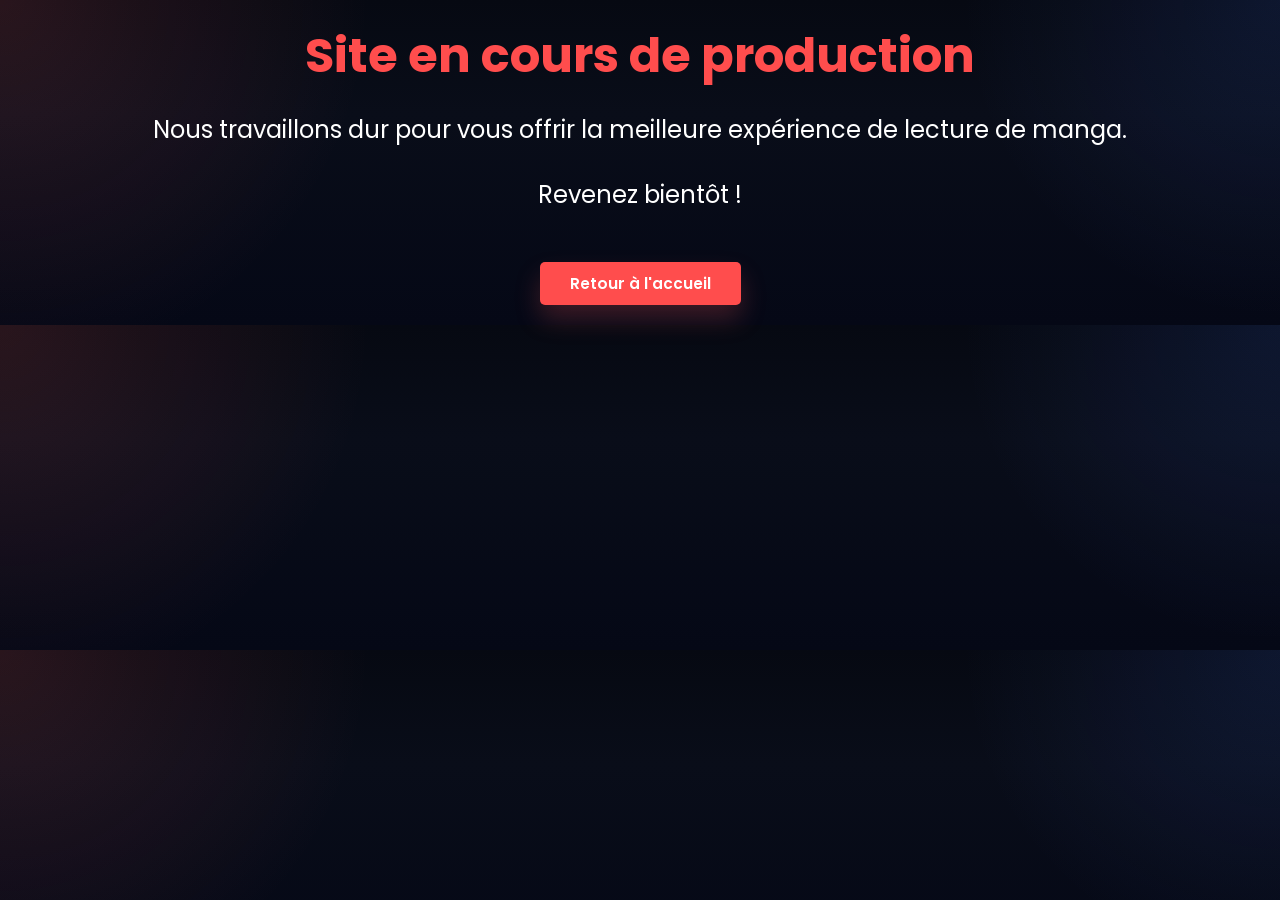
<file: construction.html>
<!DOCTYPE html>
<html lang="en">
<head>
    <meta charset="UTF-8">
    <meta name="viewport" content="width=device-width, initial-scale=1.0">
    <link rel="stylesheet" href="style.css">
    <link href="https://fonts.googleapis.com/css2?family=Montserrat:wght@400;600;800&display=swap" rel="stylesheet">
    <title>Production - ScanOtaku</title>
    <style>
        body {
            background-color: #1a1a1a;
            color: #fff;
            font-family: 'Montserrat', sans-serif;
            display: flex;
            justify-content: center;
            align-items: center;
            height: 100-vh;
            margin: 0;
            text-align: center;
        }
        .container {
            padding: 20px;
        }
        h1 {
            font-size: 3rem;
            color: #ff4d4d;
            margin-bottom: 20px;
        }
        p {
            font-size: 1.5rem;
            margin-bottom: 30px;
        }
        .btn {
            display: inline-block;
            padding: 10px 30px;
            background: #ff4d4d;
            color: #fff;
            text-decoration: none;
            border-radius: 5px;
            font-weight: 600;
            transition: 0.3s;
        }
        .btn:hover {
            background: #e60000;
        }
    </style>
</head>
<body>
    <div class="container">
        <h1>Site en cours de production</h1>
        <p>Nous travaillons dur pour vous offrir la meilleure expérience de lecture de manga.</p>
        <p>Revenez bientôt !</p>
        <a href="index.html" class="btn">Retour à l'accueil</a>
    </div>
</body>
</html>
</file>
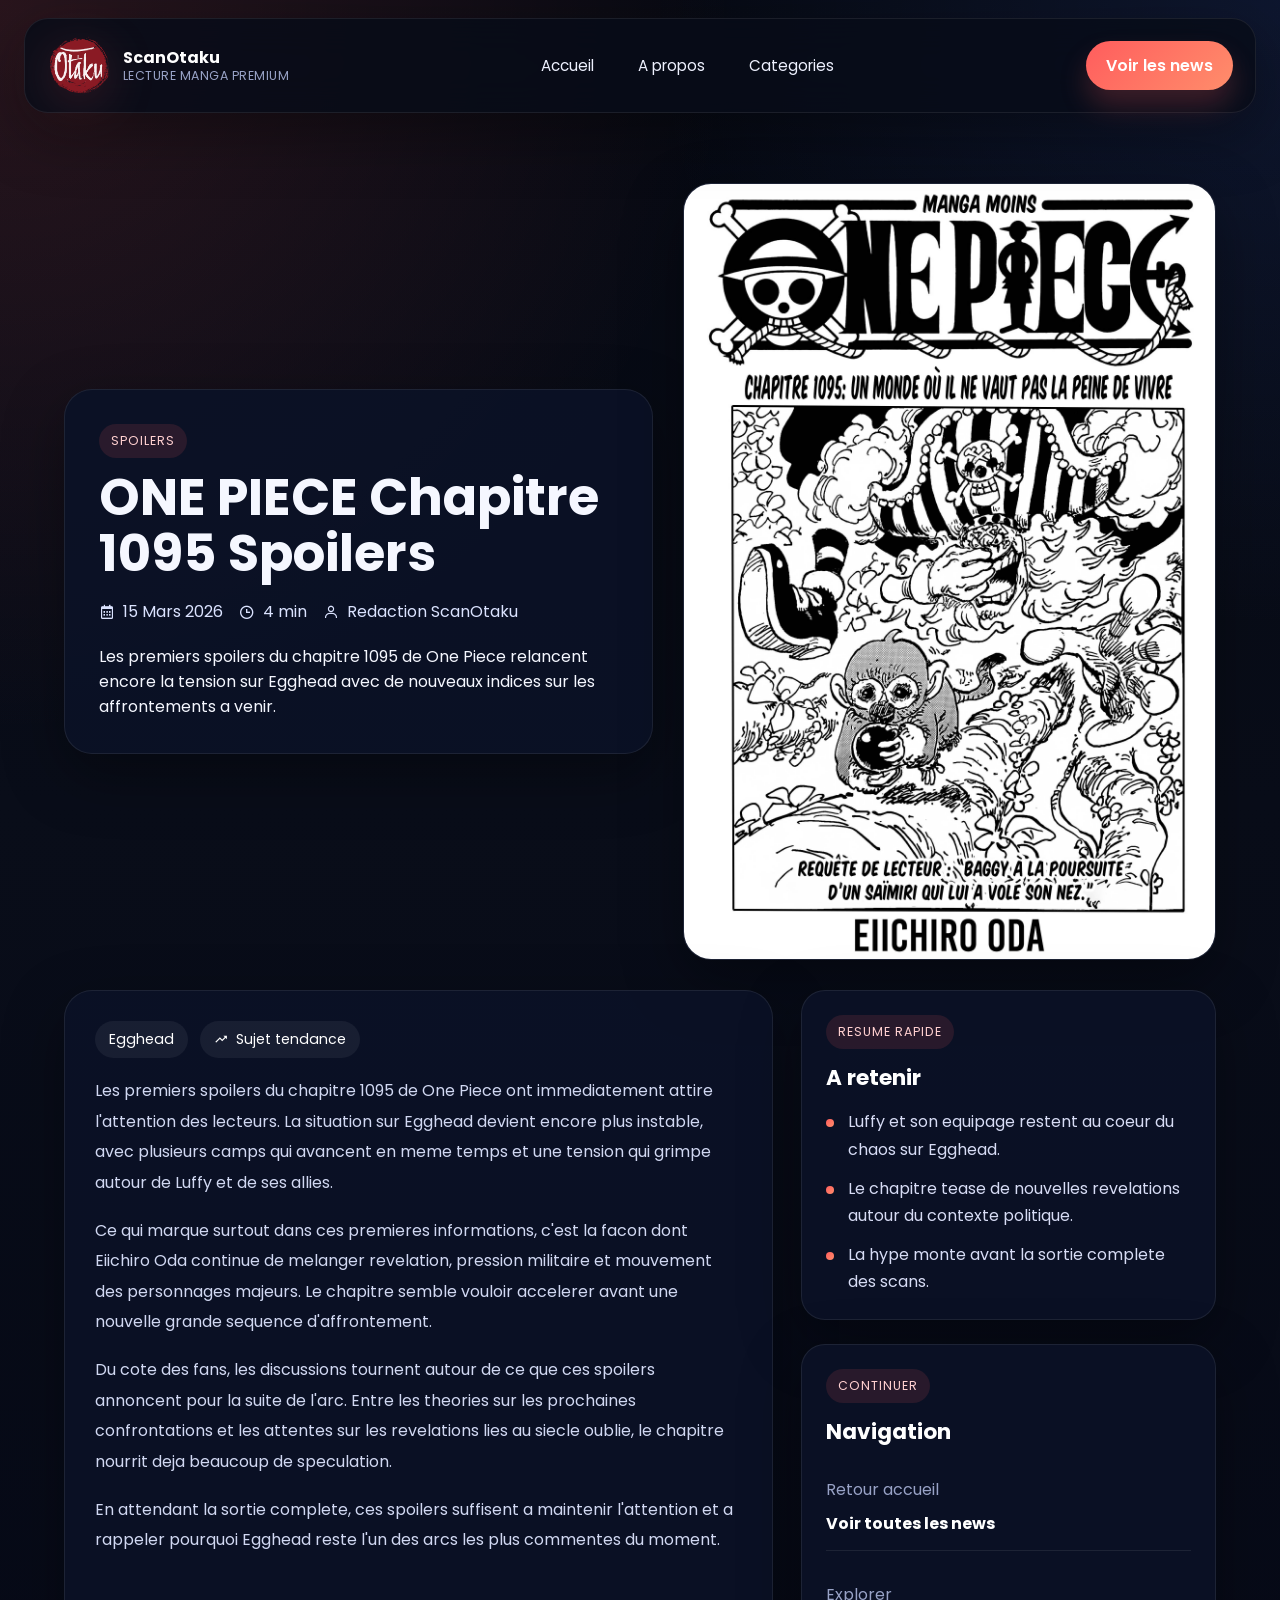
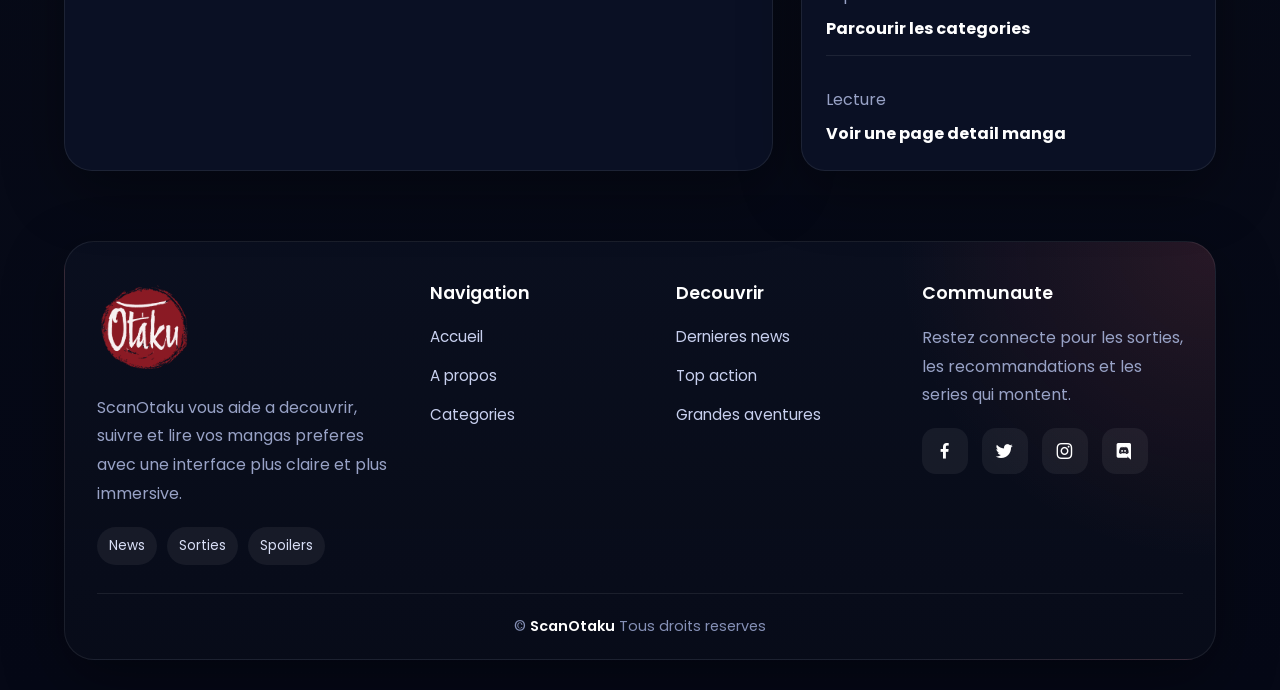
<file: news.html>
<!DOCTYPE html>
<html lang="fr">
<head>
    <meta charset="UTF-8">
    <link rel="preconnect" href="https://fonts.googleapis.com">
    <link rel="preconnect" href="https://fonts.gstatic.com" crossorigin>
    <link href="https://fonts.googleapis.com/css2?family=Montserrat:ital,wght@0,300;0,400;0,500;0,600;1,800&family=Poppins:ital,wght@0,300;1,600&display=swap" rel="stylesheet">
    <meta name="viewport" content="width=device-width, initial-scale=1.0">
    <link rel="stylesheet" href="style.css">
    <link rel="stylesheet" href="https://unpkg.com/boxicons@2.1.4/css/boxicons.min.css">
    <title>Actualite - ScanOtaku</title>
</head>
<body>
    <header>
        <nav>
            <a href="index.html" class="brand">
                <div class="logo"><img src="image/img/png-transparent-otaku-otaku-logo-anime-beach-vapor-lg-text-manga-cartoon-removebg-preview.png" alt="ScanOtaku"></div>
                <div class="brand-copy">
                    <strong>ScanOtaku</strong>
                    <span>Lecture manga premium</span>
                </div>
            </a>
            <div class="menu-toggle" onclick="toggleMenu()"><i class='bx bx-menu'></i></div>
            <div class="navbar">
                <ul>
                    <li><a href="index.html">Accueil</a></li>
                    <li><a href="about.html">A propos</a></li>
                    <li><a href="categorie.html">Categories</a></li>
                </ul>
            </div>
            <a href="index.html#news-section" class="nav-cta">Voir les news</a>
        </nav>
    </header>

    <main class="news-page">
        <section class="news-hero">
            <div class="container news-hero-grid">
                <div class="news-hero-copy">
                    <span class="panel-badge" id="news-category">Actualite manga</span>
                    <h1 id="news-title">Chargement de l'article...</h1>
                    <div class="news-meta-line">
                        <span><i class='bx bx-calendar'></i> <span id="news-date">15 Mars 2026</span></span>
                        <span><i class='bx bx-time'></i> <span id="news-readtime">4 min</span></span>
                        <span><i class='bx bx-user'></i> Redaction ScanOtaku</span>
                    </div>
                    <p id="news-intro">Retrouvez l'essentiel de l'actualite manga avec un resume clair et rapide a lire.</p>
                </div>
                <div class="news-hero-image-wrap">
                    <img id="news-image" src="news/00.jpg" alt="Illustration de l'actualite">
                </div>
            </div>
        </section>

        <section class="news-article-section">
            <div class="container news-layout">
                <article class="news-article">
                    <div class="detail-kicker">
                        <span id="news-tag">Spoilers</span>
                        <span><i class='bx bx-trending-up'></i> Sujet tendance</span>
                    </div>
                    <div class="news-body" id="news-body"></div>
                </article>

                <aside class="news-sidebar">
                    <div class="detail-panel compact">
                        <div class="panel-heading">
                            <span class="panel-badge">Resume rapide</span>
                            <h2>A retenir</h2>
                        </div>
                        <ul class="detail-bullets" id="news-points"></ul>
                    </div>

                    <div class="detail-panel compact">
                        <div class="panel-heading">
                            <span class="panel-badge">Continuer</span>
                            <h2>Navigation</h2>
                        </div>
                        <div class="quick-facts">
                            <div><span>Retour accueil</span><strong><a href="index.html#news-section">Voir toutes les news</a></strong></div>
                            <div><span>Explorer</span><strong><a href="categorie.html">Parcourir les categories</a></strong></div>
                            <div><span>Lecture</span><strong><a href="detail.html">Voir une page detail manga</a></strong></div>
                        </div>
                    </div>
                </aside>
            </div>
        </section>
    </main>

    <footer class="footer">
        <div class="footer-content">
            <div class="footer-logo">
                <img src="image/img/png-transparent-otaku-otaku-logo-anime-beach-vapor-lg-text-manga-cartoon-removebg-preview.png" alt="Logo">
                <p>ScanOtaku vous aide a decouvrir, suivre et lire vos mangas preferes avec une interface plus claire et plus immersive.</p>
                <div class="footer-pills">
                    <span>News</span>
                    <span>Sorties</span>
                    <span>Spoilers</span>
                </div>
            </div>
            <div class="footer-links">
                <h3>Navigation</h3>
                <ul>
                    <li><a href="index.html">Accueil</a></li>
                    <li><a href="about.html">A propos</a></li>
                    <li><a href="categorie.html">Categories</a></li>
                </ul>
            </div>
            <div class="footer-links">
                <h3>Decouvrir</h3>
                <ul>
                    <li><a href="index.html#news-section">Dernieres news</a></li>
                    <li><a href="categorie.html#action">Top action</a></li>
                    <li><a href="categorie.html#aventure">Grandes aventures</a></li>
                </ul>
            </div>
            <div class="footer-social">
                <h3>Communaute</h3>
                <p>Restez connecte pour les sorties, les recommandations et les series qui montent.</p>
                <div class="social-icons">
                    <a href="#"><i class='bx bxl-facebook'></i></a>
                    <a href="#"><i class='bx bxl-twitter'></i></a>
                    <a href="#"><i class='bx bxl-instagram'></i></a>
                    <a href="#"><i class='bx bxl-discord'></i></a>
                </div>
            </div>
        </div>
        <div class="copyright">&copy; <span>ScanOtaku</span> Tous droits reserves</div>
    </footer>

    <script>
        function toggleMenu() {
            var navbar = document.querySelector('.navbar');
            navbar.classList.toggle('active');
        }

        const articles = {
            "one-piece-1095": {
                title: "ONE PIECE Chapitre 1095 Spoilers",
                date: "15 Mars 2026",
                readTime: "4 min",
                category: "Spoilers",
                tag: "Egghead",
                image: "news/00.jpg",
                intro: "Les premiers spoilers du chapitre 1095 de One Piece relancent encore la tension sur Egghead avec de nouveaux indices sur les affrontements a venir.",
                points: [
                    "Luffy et son equipage restent au coeur du chaos sur Egghead.",
                    "Le chapitre tease de nouvelles revelations autour du contexte politique.",
                    "La hype monte avant la sortie complete des scans."
                ],
                body: [
                    "Les premiers spoilers du chapitre 1095 de One Piece ont immediatement attire l'attention des lecteurs. La situation sur Egghead devient encore plus instable, avec plusieurs camps qui avancent en meme temps et une tension qui grimpe autour de Luffy et de ses allies.",
                    "Ce qui marque surtout dans ces premieres informations, c'est la facon dont Eiichiro Oda continue de melanger revelation, pression militaire et mouvement des personnages majeurs. Le chapitre semble vouloir accelerer avant une nouvelle grande sequence d'affrontement.",
                    "Du cote des fans, les discussions tournent autour de ce que ces spoilers annoncent pour la suite de l'arc. Entre les theories sur les prochaines confrontations et les attentes sur les revelations lies au siecle oublie, le chapitre nourrit deja beaucoup de speculation.",
                    "En attendant la sortie complete, ces spoilers suffisent a maintenir l'attention et a rappeler pourquoi Egghead reste l'un des arcs les plus commentes du moment."
                ]
            },
            "gojo-sukuna": {
                title: "Gojo Satoru est mort",
                date: "15 Mars 2026",
                readTime: "5 min",
                category: "Jujutsu Kaisen",
                tag: "Debat fans",
                image: "news/people-who-think-gojo-vs-sukuna-is-not-the-best-fight-in-v0-w9rif0m2hofb1.webp",
                intro: "Le duel entre Gojo et Sukuna continue d'alimenter les reactions des fans, avec un chapitre qui a laisse une empreinte enorme dans la communaute.",
                points: [
                    "Le chapitre 236 reste l'un des tournants les plus discutes du manga.",
                    "Les lecteurs debattent encore de la mise en scene et des consequences.",
                    "Le personnage de Gojo conserve une presence enorme dans la communaute."
                ],
                body: [
                    "La mort de Gojo Satoru a provoque une onde de choc enorme chez les lecteurs de Jujutsu Kaisen. Le chapitre 236 a change la perception du combat contre Sukuna et a cree une rupture tres forte dans l'histoire recente du manga.",
                    "Au-dela du simple resultat du duel, ce sont surtout la mise en scene, le contraste entre la confiance precedente et la brutalite du retournement qui ont marque les esprits. Beaucoup de lecteurs ont vu ce moment comme un point de bascule pour toute la serie.",
                    "Depuis, la communaute continue de debattre sur la maniere dont ce passage a ete amene, sur le niveau reel des combattants et sur ce que cela veut dire pour les prochains arcs. Cette actualite reste donc tres vivante meme apres la sortie du chapitre.",
                    "Qu'on soit d'accord ou non avec ce choix narratif, une chose reste claire : Gojo demeure l'un des personnages les plus marquants de sa generation, et son affrontement contre Sukuna reste un sujet central chez les fans."
                ]
            },
            "boruto-blue-vortex": {
                title: "Boruto Blue Vortex",
                date: "15 Mars 2026",
                readTime: "4 min",
                category: "Nouvelle generation",
                tag: "Blue Vortex",
                image: "news/boruto-6.webp",
                intro: "Boruto Blue Vortex continue de faire parler avec une ambiance plus mature, des enjeux plus lourds et une reception tres solide chez les lecteurs.",
                points: [
                    "Le ton de Blue Vortex est plus sombre et plus direct.",
                    "Boruto gagne en stature dans sa nouvelle phase.",
                    "La serie relance l'interet autour de sa nouvelle generation."
                ],
                body: [
                    "Avec Blue Vortex, Boruto est entre dans une nouvelle phase bien plus mature. Le changement de ton saute rapidement aux yeux : les enjeux sont plus lourds, le heros parait plus affirme et le rythme donne une impression d'urgence beaucoup plus forte.",
                    "Les lecteurs apprecient notamment la nouvelle image de Boruto, plus froide, plus precise et plus marquee par les evenements precedents. Cette evolution aide la serie a se distinguer plus clairement de ses debuts.",
                    "Autour de lui, les autres personnages gagnent eux aussi en importance, ce qui renforce l'impression d'un monde qui avance vraiment. La reception des derniers chapitres montre que Blue Vortex a reussi a relancer l'interet d'une partie importante du public.",
                    "Si cette dynamique continue, la serie pourrait s'installer durablement comme une etape forte de la nouvelle generation shonen."
                ]
            }
        };

        const params = new URLSearchParams(window.location.search);
        const slug = params.get('article') || 'one-piece-1095';
        const article = articles[slug] || articles['one-piece-1095'];

        document.title = article.title + " - ScanOtaku";
        document.getElementById('news-title').innerText = article.title;
        document.getElementById('news-date').innerText = article.date;
        document.getElementById('news-readtime').innerText = article.readTime;
        document.getElementById('news-category').innerText = article.category;
        document.getElementById('news-tag').innerText = article.tag;
        document.getElementById('news-intro').innerText = article.intro;
        document.getElementById('news-image').src = article.image;
        document.getElementById('news-image').alt = article.title;

        const bodyContainer = document.getElementById('news-body');
        article.body.forEach((paragraph) => {
            const p = document.createElement('p');
            p.innerText = paragraph;
            bodyContainer.appendChild(p);
        });

        const pointsContainer = document.getElementById('news-points');
        article.points.forEach((point) => {
            const li = document.createElement('li');
            li.innerText = point;
            pointsContainer.appendChild(li);
        });
    </script>
</body>
</html>
</file>
<file: style.css>
@import url("https://fonts.googleapis.com/css2?family=Poppins:wght@300;400;500;600;700&display=swap");

:root {
    --bg: #050816;
    --bg-soft: #0d1224;
    --panel: rgba(11, 18, 38, 0.92);
    --panel-strong: #111a36;
    --line: rgba(255, 255, 255, 0.08);
    --text: #f5f7ff;
    --muted: #98a2c6;
    --accent: #ff5d5d;
    --accent-soft: #ff8d6b;
    --accent-dark: #c73939;
    --shadow: 0 20px 60px rgba(0, 0, 0, 0.35);
}

* {
    padding: 0;
    margin: 0;
    box-sizing: border-box;
    text-decoration: none;
    font-family: "Poppins", sans-serif;
}

html {
    scroll-behavior: smooth;
}

body {
    background:
        radial-gradient(circle at top left, rgba(255, 93, 93, 0.14), transparent 28%),
        radial-gradient(circle at top right, rgba(72, 120, 255, 0.12), transparent 24%),
        linear-gradient(180deg, #060912 0%, #090d19 35%, #050816 100%);
    color: var(--text);
}

a {
    color: inherit;
}

img {
    max-width: 100%;
    display: block;
}

ul {
    list-style: none;
}

.container {
    width: min(1200px, 100%);
    margin: 0 auto;
}

.active {
    color: var(--accent) !important;
    font-weight: 600;
}

nav {
    width: min(1280px, calc(100% - 48px));
    margin: 18px auto 0;
    display: flex;
    justify-content: space-between;
    align-items: center;
    gap: 24px;
    padding: 14px 22px;
    position: sticky;
    top: 14px;
    z-index: 1000;
    border: 1px solid var(--line);
    border-radius: 24px;
    background: rgba(8, 12, 25, 0.84);
    backdrop-filter: blur(18px);
    box-shadow: var(--shadow);
}

.brand {
    display: inline-flex;
    align-items: center;
    gap: 12px;
    min-width: 0;
}

.logo img {
    width: 64px;
    filter: drop-shadow(0 10px 24px rgba(255, 93, 93, 0.18));
}

.brand-copy {
    display: flex;
    flex-direction: column;
    gap: 2px;
    line-height: 1.1;
}

.brand-copy strong {
    font-size: 1rem;
    color: #fff;
}

.brand-copy span {
    font-size: 0.78rem;
    color: var(--muted);
    letter-spacing: 0.04em;
    text-transform: uppercase;
}

.navbar ul {
    display: flex;
    align-items: center;
    gap: 8px;
}

.navbar ul li {
    position: relative;
}

.navbar ul li a {
    display: inline-flex;
    align-items: center;
    padding: 12px 18px;
    border-radius: 999px;
    color: #eef1ff;
    font-size: 0.95rem;
    transition: 0.3s ease;
}

.navbar ul li a:hover {
    background: rgba(255, 255, 255, 0.06);
    color: #fff;
}

.navbar ul li ul.dropdown {
    width: 220px;
    padding: 10px;
    background: rgba(10, 15, 32, 0.98);
    border: 1px solid var(--line);
    border-radius: 18px;
    position: absolute;
    top: calc(100% + 10px);
    left: 0;
    z-index: 555;
    display: none;
    box-shadow: var(--shadow);
}

.navbar ul li ul.dropdown li {
    display: block;
}

.navbar ul li ul.dropdown li a {
    display: block;
    border-radius: 12px;
}

.navbar ul li:hover ul.dropdown {
    display: block;
}

.nav-cta {
    display: inline-flex;
    align-items: center;
    justify-content: center;
    padding: 12px 20px;
    border-radius: 999px;
    background: linear-gradient(135deg, var(--accent), var(--accent-soft));
    color: #fff;
    font-weight: 600;
    box-shadow: 0 16px 28px rgba(255, 93, 93, 0.22);
    transition: transform 0.3s ease, box-shadow 0.3s ease;
}

.nav-cta:hover {
    transform: translateY(-2px);
    box-shadow: 0 18px 32px rgba(255, 93, 93, 0.28);
}

.menu-toggle {
    display: none;
    font-size: 30px;
    cursor: pointer;
    color: #fff;
    z-index: 1001;
}

.home,
.hom {
    width: 100%;
    position: relative;
    background-size: cover;
    background-position: center;
    display: flex;
    align-items: center;
    justify-content: flex-start;
    min-height: 85vh;
}

.home::before,
.hom::before {
    content: "";
    position: absolute;
    inset: 0;
    background: linear-gradient(90deg, rgba(5, 8, 22, 0.88) 0%, rgba(5, 8, 22, 0.52) 48%, rgba(5, 8, 22, 0.18) 100%);
}

.home {
    background-image: url("image/img/desktop-wallpaper-the-blue-exorcist-rin-blue-exorcist.jpg");
}

.hom {
    background-image: url("image/img/anime-anime-boys-picture-in-picture-kimetsu-no-yaiba-kamado-tanjirō-hd-wallpaper-preview.jpg");
}

.home-text {
    position: relative;
    padding-left: 8%;
    max-width: 720px;
    z-index: 1;
}

.home-text h1 {
    font-size: clamp(2.6rem, 5vw, 4.7rem);
    line-height: 1.05;
    margin-bottom: 16px;
    color: #fff;
}

.home-text h2 {
    color: var(--accent-soft);
    letter-spacing: 0.14em;
    text-transform: uppercase;
    margin-bottom: 12px;
}

.home-text h3,
.home-text p,
.home-text a {
    color: #fff;
}

.home-text span {
    color: var(--accent);
}

.btn {
    display: inline-flex;
    align-items: center;
    justify-content: center;
    padding: 14px 28px;
    border-radius: 14px;
    font-size: 0.96rem;
    font-weight: 600;
    background: linear-gradient(135deg, var(--accent), var(--accent-soft));
    border: none;
    color: #fff !important;
    transition: 0.3s ease;
    margin-top: 20px;
    cursor: pointer;
    box-shadow: 0 14px 26px rgba(255, 93, 93, 0.22);
}

.btn:hover {
    transform: translateY(-3px);
    box-shadow: 0 18px 30px rgba(255, 93, 93, 0.3);
}

.btn-alt {
    background: transparent !important;
    border: 1px solid rgba(255, 255, 255, 0.18) !important;
    color: #fff !important;
    box-shadow: none !important;
}

.btn-alt:hover {
    background: rgba(255, 255, 255, 0.08) !important;
}

.text-top {
    text-align: left;
    padding: 50px 5% 0;
    color: #fff;
    font-size: 1.55rem;
    font-weight: 600;
}

.text-top h2 {
    display: inline-block;
    padding-left: 18px;
    border-left: 4px solid var(--accent);
}

.annonce {
    margin: 36px 5% 0;
    padding: 180px 0 90px;
    position: relative;
    background-image: linear-gradient(rgba(5, 8, 22, 0.72), rgba(5, 8, 22, 0.35)), url("image/img/1.jpg");
    background-size: cover;
    background-position: center;
    display: flex;
    align-items: center;
    height: auto;
    border-radius: 28px;
    overflow: hidden;
    border: 1px solid var(--line);
}

.annonce .text-annonce {
    padding-left: 8%;
    max-width: 620px;
    font-size: 1rem;
    font-weight: 600;
    line-height: 1.8;
    letter-spacing: 0.02em;
    color: #fff;
}

.annonce .text-annonce p {
    color: #fff;
}

.annonce .text-annonce .btn {
    display: inline-flex;
}

.about-section {
    padding: 90px 5%;
    color: #fff;
}

.about-section h1 {
    font-size: clamp(2.4rem, 4vw, 3.6rem);
    margin-bottom: 20px;
    text-align: center;
}

.about-section h1 span {
    color: var(--accent);
}

.about-section p {
    max-width: 800px;
    margin: 0 auto 50px;
    text-align: center;
    line-height: 1.8;
    color: var(--muted);
}

.about-grid {
    display: grid;
    grid-template-columns: repeat(auto-fit, minmax(250px, 1fr));
    gap: 24px;
    margin-bottom: 50px;
}

.about-card,
.text-blog,
.manga-card,
.detail-panel {
    background: var(--panel);
    border: 1px solid var(--line);
    border-radius: 24px;
    box-shadow: var(--shadow);
}

.about-card {
    padding: 34px;
    text-align: center;
    transition: 0.3s ease;
}

.about-card:hover,
.text-blog:hover,
.manga-card:hover {
    transform: translateY(-8px);
}

.about-card i {
    font-size: 3rem;
    color: var(--accent);
    margin-bottom: 20px;
}

.about-card h3 {
    margin-bottom: 12px;
}

.mission {
    text-align: center;
    background: linear-gradient(180deg, rgba(255, 93, 93, 0.12), rgba(255, 255, 255, 0.03));
    padding: 40px;
    border-radius: 24px;
    border: 1px solid var(--line);
}

.manga-details {
    padding: 72px 5% 0;
}

.details-wrapper {
    display: grid;
    grid-template-columns: minmax(280px, 380px) minmax(0, 1fr);
    gap: 38px;
    align-items: stretch;
    max-width: 1200px;
    margin: 0 auto;
}

.manga-image {
    position: sticky;
    top: 120px;
    align-self: start;
}

.manga-image img {
    width: 100%;
    border-radius: 28px;
    box-shadow: 0 30px 70px rgba(0, 0, 0, 0.45);
    border: 1px solid rgba(255, 255, 255, 0.08);
}

.manga-info {
    padding: 34px;
    border-radius: 28px;
    background: linear-gradient(180deg, rgba(11, 18, 38, 0.96), rgba(10, 15, 31, 0.92));
    border: 1px solid var(--line);
    box-shadow: var(--shadow);
}

.detail-kicker {
    display: flex;
    flex-wrap: wrap;
    gap: 12px;
    margin-bottom: 18px;
}

.detail-kicker span {
    display: inline-flex;
    align-items: center;
    gap: 8px;
    padding: 8px 14px;
    border-radius: 999px;
    background: rgba(255, 255, 255, 0.06);
    color: #fff;
    font-size: 0.88rem;
}

.manga-info h1 {
    font-size: clamp(2.4rem, 4vw, 4rem);
    margin-bottom: 18px;
    color: #fff;
    line-height: 1.05;
}

.manga-metadata {
    display: flex;
    flex-wrap: wrap;
    gap: 14px;
    margin-bottom: 28px;
}

.manga-metadata span {
    display: inline-flex;
    align-items: center;
    gap: 8px;
    padding: 10px 14px;
    border-radius: 14px;
    background: rgba(255, 93, 93, 0.1);
    color: #ffd4d4;
    font-weight: 500;
}

.detail-highlights {
    display: grid;
    grid-template-columns: repeat(3, minmax(0, 1fr));
    gap: 14px;
    margin-bottom: 28px;
}

.highlight-card {
    padding: 18px;
    border-radius: 20px;
    background: rgba(255, 255, 255, 0.04);
    border: 1px solid rgba(255, 255, 255, 0.06);
}

.highlight-card strong {
    display: block;
    font-size: 1.35rem;
    color: #fff;
    margin-bottom: 6px;
}

.highlight-card span {
    color: var(--muted);
    font-size: 0.92rem;
}

.manga-info h3,
.panel-heading h2 {
    margin-bottom: 14px;
    font-size: 1.35rem;
    color: #fff;
}

.manga-info p,
.feature-item p,
.quick-facts span,
.footer-logo p,
.footer-social p {
    line-height: 1.8;
    color: var(--muted);
}

.detail-summary-box {
    display: grid;
    grid-template-columns: repeat(2, minmax(0, 1fr));
    gap: 16px;
    margin: 28px 0 22px;
}

.detail-summary-box > div {
    padding: 20px;
    border-radius: 22px;
    background: rgba(255, 255, 255, 0.04);
    border: 1px solid rgba(255, 255, 255, 0.06);
}

.summary-label,
.panel-badge {
    display: inline-flex;
    margin-bottom: 12px;
    padding: 8px 12px;
    border-radius: 999px;
    background: rgba(255, 93, 93, 0.12);
    color: #ffd0d0;
    font-size: 0.78rem;
    letter-spacing: 0.08em;
    text-transform: uppercase;
}

.detail-tags {
    display: flex;
    flex-wrap: wrap;
    gap: 10px;
    margin-bottom: 28px;
}

.tag-pill {
    padding: 10px 14px;
    border-radius: 999px;
    background: rgba(72, 120, 255, 0.12);
    color: #d6ddff;
    font-size: 0.9rem;
}

.details-buttons {
    display: flex;
    flex-wrap: wrap;
    gap: 14px;
}

.detail-content-grid {
    display: grid;
    grid-template-columns: minmax(0, 1.35fr) minmax(280px, 0.9fr);
    gap: 28px;
    margin: 34px auto 0;
    max-width: 1200px;
}

.detail-panel {
    padding: 28px;
}

.detail-panel.compact {
    padding: 24px;
}

.feature-list {
    display: grid;
    gap: 16px;
}

.feature-item {
    display: flex;
    gap: 16px;
    padding: 20px;
    border-radius: 20px;
    background: rgba(255, 255, 255, 0.04);
    border: 1px solid rgba(255, 255, 255, 0.06);
}

.feature-item i {
    font-size: 1.8rem;
    color: var(--accent);
    flex-shrink: 0;
}

.feature-item h3 {
    margin-bottom: 8px;
}

.detail-side-column {
    display: grid;
    gap: 24px;
}

.quick-facts {
    display: grid;
    gap: 16px;
}

.quick-facts div {
    display: flex;
    flex-direction: column;
    gap: 6px;
    padding: 14px 0;
    border-bottom: 1px solid rgba(255, 255, 255, 0.08);
}

.quick-facts div:last-child {
    border-bottom: 0;
    padding-bottom: 0;
}

.quick-facts strong {
    color: #fff;
    font-size: 1rem;
}

.detail-bullets {
    display: grid;
    gap: 12px;
    padding-left: 0;
}

.detail-bullets li {
    position: relative;
    padding-left: 22px;
    color: #d7dcf5;
    line-height: 1.7;
}

.detail-bullets li::before {
    content: "";
    position: absolute;
    top: 11px;
    left: 0;
    width: 8px;
    height: 8px;
    border-radius: 50%;
    background: linear-gradient(135deg, var(--accent), var(--accent-soft));
}

.manga-grid-section,
.blog-container {
    padding: 50px 5%;
}

.manga-grid-section h2 {
    color: white;
    font-size: 2.5rem;
    margin-bottom: 30px;
    border-left: 5px solid var(--accent);
    padding-left: 20px;
}

.manga-grid {
    display: grid;
    grid-template-columns: repeat(auto-fill, minmax(200px, 1fr));
    gap: 24px;
}

.manga-card {
    overflow: hidden;
    transition: 0.3s ease;
}

.manga-card img {
    width: 100%;
    height: 300px;
    object-fit: cover;
}

.manga-card .card-info {
    padding: 18px;
    text-align: center;
}

.manga-card h3 {
    color: white;
    font-size: 1.1rem;
    margin-bottom: 5px;
}

.manga-card p {
    color: var(--accent-soft);
    font-size: 0.9rem;
}

.blog {
    display: grid;
    grid-template-columns: repeat(auto-fit, minmax(300px, 1fr));
    gap: 24px;
    max-width: 1200px;
    margin: 0 auto;
}

.text-blog {
    padding: 24px;
    transition: 0.3s ease;
}

.text-blog img {
    width: 100%;
    height: 220px;
    object-fit: cover;
    border-radius: 18px;
    margin-bottom: 20px;
}

.card {
    border-radius: 25px;
    background-color: #111;
    transition: transform 0.3s ease;
    overflow: hidden;
}

.card:hover {
    transform: scale(1.02);
}

.card a {
    text-decoration: none;
    color: inherit;
    display: block;
    width: 100%;
    height: 100%;
}

.text-blog span {
    color: var(--accent-soft);
    font-size: 0.85rem;
    font-weight: 500;
    text-transform: uppercase;
    letter-spacing: 1px;
}

.text-blog h2 {
    color: white;
    font-size: 1.4rem;
    margin: 15px 0;
    line-height: 1.4;
}

.text-blog p {
    color: var(--muted);
    font-size: 0.95rem;
    line-height: 1.6;
    margin-bottom: 20px;
}

.text-blog a {
    color: #fff;
    font-weight: 600;
    display: inline-flex;
    align-items: center;
    gap: 8px;
    transition: 0.3s ease;
}

.text-blog a:hover {
    gap: 12px;
    color: var(--accent-soft);
}

.footer {
    margin: 70px 5% 30px;
    padding: 38px 32px 22px;
    border-radius: 30px;
    background:
        radial-gradient(circle at top right, rgba(255, 93, 93, 0.12), transparent 26%),
        linear-gradient(180deg, rgba(10, 15, 31, 0.98), rgba(8, 12, 25, 0.95));
    border: 1px solid var(--line);
    box-shadow: var(--shadow);
}

.footer-content {
    display: grid;
    grid-template-columns: 1.4fr 1fr 1fr 1.2fr;
    gap: 28px;
    max-width: 1240px;
    margin: 0 auto 28px;
}

.footer-logo img {
    width: 94px;
    margin-bottom: 18px;
}

.footer-pills {
    display: flex;
    flex-wrap: wrap;
    gap: 10px;
    margin-top: 18px;
}

.footer-pills span {
    padding: 9px 12px;
    border-radius: 999px;
    background: rgba(255, 255, 255, 0.06);
    color: #d9dff7;
    font-size: 0.85rem;
}

.footer-links h3,
.footer-social h3 {
    color: #fff;
    font-size: 1.1rem;
    margin-bottom: 18px;
    font-weight: 600;
}

.footer-links ul {
    display: grid;
    gap: 14px;
}

.footer-links ul li {
    display: block;
}

.footer-links ul li a {
    color: #c8d0ef;
    font-size: 0.95rem;
    transition: 0.3s ease;
}

.footer-links ul li a:hover {
    color: #fff;
    padding-left: 8px;
}

.social-icons {
    display: flex;
    flex-wrap: wrap;
    gap: 14px;
    margin-top: 18px;
}

.social-icons a {
    width: 46px;
    height: 46px;
    border-radius: 14px;
    display: inline-flex;
    align-items: center;
    justify-content: center;
    color: white;
    font-size: 1.3rem;
    background: rgba(255, 255, 255, 0.06);
    transition: 0.3s ease;
}

.social-icons a:hover {
    color: #fff;
    transform: translateY(-4px);
    background: linear-gradient(135deg, var(--accent), var(--accent-soft));
}

.footer .copyright {
    text-align: center;
    padding-top: 22px;
    border-top: 1px solid rgba(255, 255, 255, 0.08);
    color: #8590b6;
    font-size: 0.9rem;
}

.footer .copyright span {
    color: #fff;
    font-weight: 600;
}

.news-page {
    padding-top: 40px;
}

.news-hero {
    padding: 30px 5% 20px;
}

.news-hero-grid {
    display: grid;
    grid-template-columns: minmax(0, 1.05fr) minmax(320px, 0.95fr);
    gap: 30px;
    align-items: center;
}

.news-hero-copy,
.news-hero-image-wrap,
.news-article {
    background: var(--panel);
    border: 1px solid var(--line);
    border-radius: 28px;
    box-shadow: var(--shadow);
}

.news-hero-copy {
    padding: 34px;
}

.news-hero-copy h1 {
    font-size: clamp(2.2rem, 4vw, 3.8rem);
    line-height: 1.08;
    margin-bottom: 18px;
}

.news-meta-line {
    display: flex;
    flex-wrap: wrap;
    gap: 16px;
    margin-bottom: 20px;
    color: #dbe3ff;
}

.news-meta-line span {
    display: inline-flex;
    align-items: center;
    gap: 8px;
}

.news-hero-image-wrap {
    overflow: hidden;
    min-height: 100%;
}

.news-hero-image-wrap img {
    width: 100%;
    height: 100%;
    min-height: 340px;
    object-fit: cover;
}

.news-article-section {
    padding: 10px 5% 0;
}

.news-layout {
    display: grid;
    grid-template-columns: minmax(0, 1.45fr) minmax(280px, 0.85fr);
    gap: 28px;
}

.news-article {
    padding: 30px;
}

.news-body {
    display: grid;
    gap: 18px;
}

.news-body p {
    color: #d1d8f2;
    font-size: 1rem;
    line-height: 1.9;
}

.news-sidebar {
    display: grid;
    gap: 24px;
    align-self: start;
}

.quick-facts strong a {
    color: #fff;
}

.quick-facts strong a:hover {
    color: var(--accent-soft);
}

@media (max-width: 1024px) {
    nav {
        width: calc(100% - 24px);
        padding: 12px 16px;
    }

    .brand-copy span,
    .nav-cta {
        display: none;
    }

    .details-wrapper,
    .detail-content-grid,
    .footer-content,
    .news-hero-grid,
    .news-layout {
        grid-template-columns: 1fr;
    }

    .manga-image {
        position: static;
    }
}

@media (max-width: 900px) {
    .menu-toggle {
        display: block;
        order: 3;
    }

    .brand {
        order: 1;
    }

    .navbar {
        position: absolute;
        top: calc(100% + 10px);
        left: 0;
        right: 0;
        width: 100%;
        padding: 16px;
        background: rgba(10, 15, 32, 0.98);
        border: 1px solid var(--line);
        border-radius: 24px;
        box-shadow: var(--shadow);
        transform: translateY(-10px);
        opacity: 0;
        visibility: hidden;
        transition: 0.3s ease;
    }

    .navbar.active {
        transform: translateY(0);
        opacity: 1;
        visibility: visible;
    }

    .navbar ul {
        flex-direction: column;
        align-items: stretch;
        gap: 8px;
    }

    .navbar ul li {
        width: 100%;
    }

    .navbar ul li a {
        display: flex;
        justify-content: flex-start;
        width: 100%;
    }

    .navbar ul li ul.dropdown {
        position: static;
        width: 100%;
        margin-top: 8px;
        display: block;
        background: rgba(255, 255, 255, 0.03);
        box-shadow: none;
    }

    .home-text {
        padding: 0 24px;
    }

    .annonce {
        margin: 30px 16px 0;
        padding: 140px 0 70px;
    }

    .annonce .text-annonce {
        padding: 0 24px;
    }

    .footer {
        margin: 50px 16px 24px;
        padding: 28px 22px 20px;
    }
}

@media (max-width: 768px) {
    .details-wrapper {
        gap: 24px;
    }

    .manga-info {
        padding: 24px;
    }

    .manga-info h1 {
        font-size: 2.25rem;
    }

    .detail-highlights,
    .detail-summary-box,
    .manga-grid {
        grid-template-columns: 1fr;
    }

    .feature-item {
        flex-direction: column;
    }

    .details-buttons {
        flex-direction: column;
    }

    .blog {
        grid-template-columns: 1fr;
    }

    .text-blog img {
        height: 200px;
    }

    .footer-content,
    .footer-logo,
    .footer-links,
    .footer-social {
        text-align: left;
    }

    .footer-pills,
    .social-icons {
        justify-content: flex-start;
    }
}
</file>
<file: css/style.css>
/* Google Fonts - Poppins */
@import url("https://fonts.googleapis.com/css2?family=Poppins:wght@300;400;500;600&display=swap");


.top-manga {
  /* min-height: 100vh; */
  display: flex;
  align-items: center;
  justify-content: center;
  /* background: #efefef; */
  /* padding-bottom: 30px; */
}
.container {
  max-width: 1350px;
  width: 100%;
  padding: 60px 0;
}
.slide-container {
  margin: 0 30px;
  overflow: hidden;
}
.card {
  /* background: #fff; */
  border-radius: 8px;
}
.card .image-box {
  height: 400px;
}
.card .image-box img {
  width: 100%;
  height: 100%;
  border-radius: 8px 8px 0 0;
}
.card .profile-details {
  display: flex;
  align-items: center;
  column-gap: 12px;
  padding: 15px;
}
.card .profile-details img {
  height: 40px;
  width: 40px;
  border-radius: 50%;
}
.profile-details .name {
  font-size: 15px;
  font-weight: 500;
  color: #fff;
}
.profile-details .job {
  font-size: 12px;
  font-weight: 500;
  color: #4d4d4d;
}

.swiper-navBtn {
  color: #000;
  height: 50px;
  width: 50px;
  transform: translateY(-40%);
  background: #fff;
  border-radius: 50%;
}
.swiper-navBtn::before,
.swiper-navBtn::after {
  font-size: 24px;
}

.swiper-pagination-bullet {
  background-color: #333;
}
.menu-toggle{
  font-size: 40px;
  text-align: center;
  box-sizing: border-box;
  display: none;
}

/* @media screen and (max-width: 768px) {
  .swiper-navBtn {
    display: none;
  }
} */

@media only screen and (max-width: 950px) {
  .menu-toggle{
    display: block;
    text-align: center;
  }
  .navbar ul {
      display: none;
  }

  .navbar.active ul {
      display: block;
      text-align: center;
  }
}
</file>
